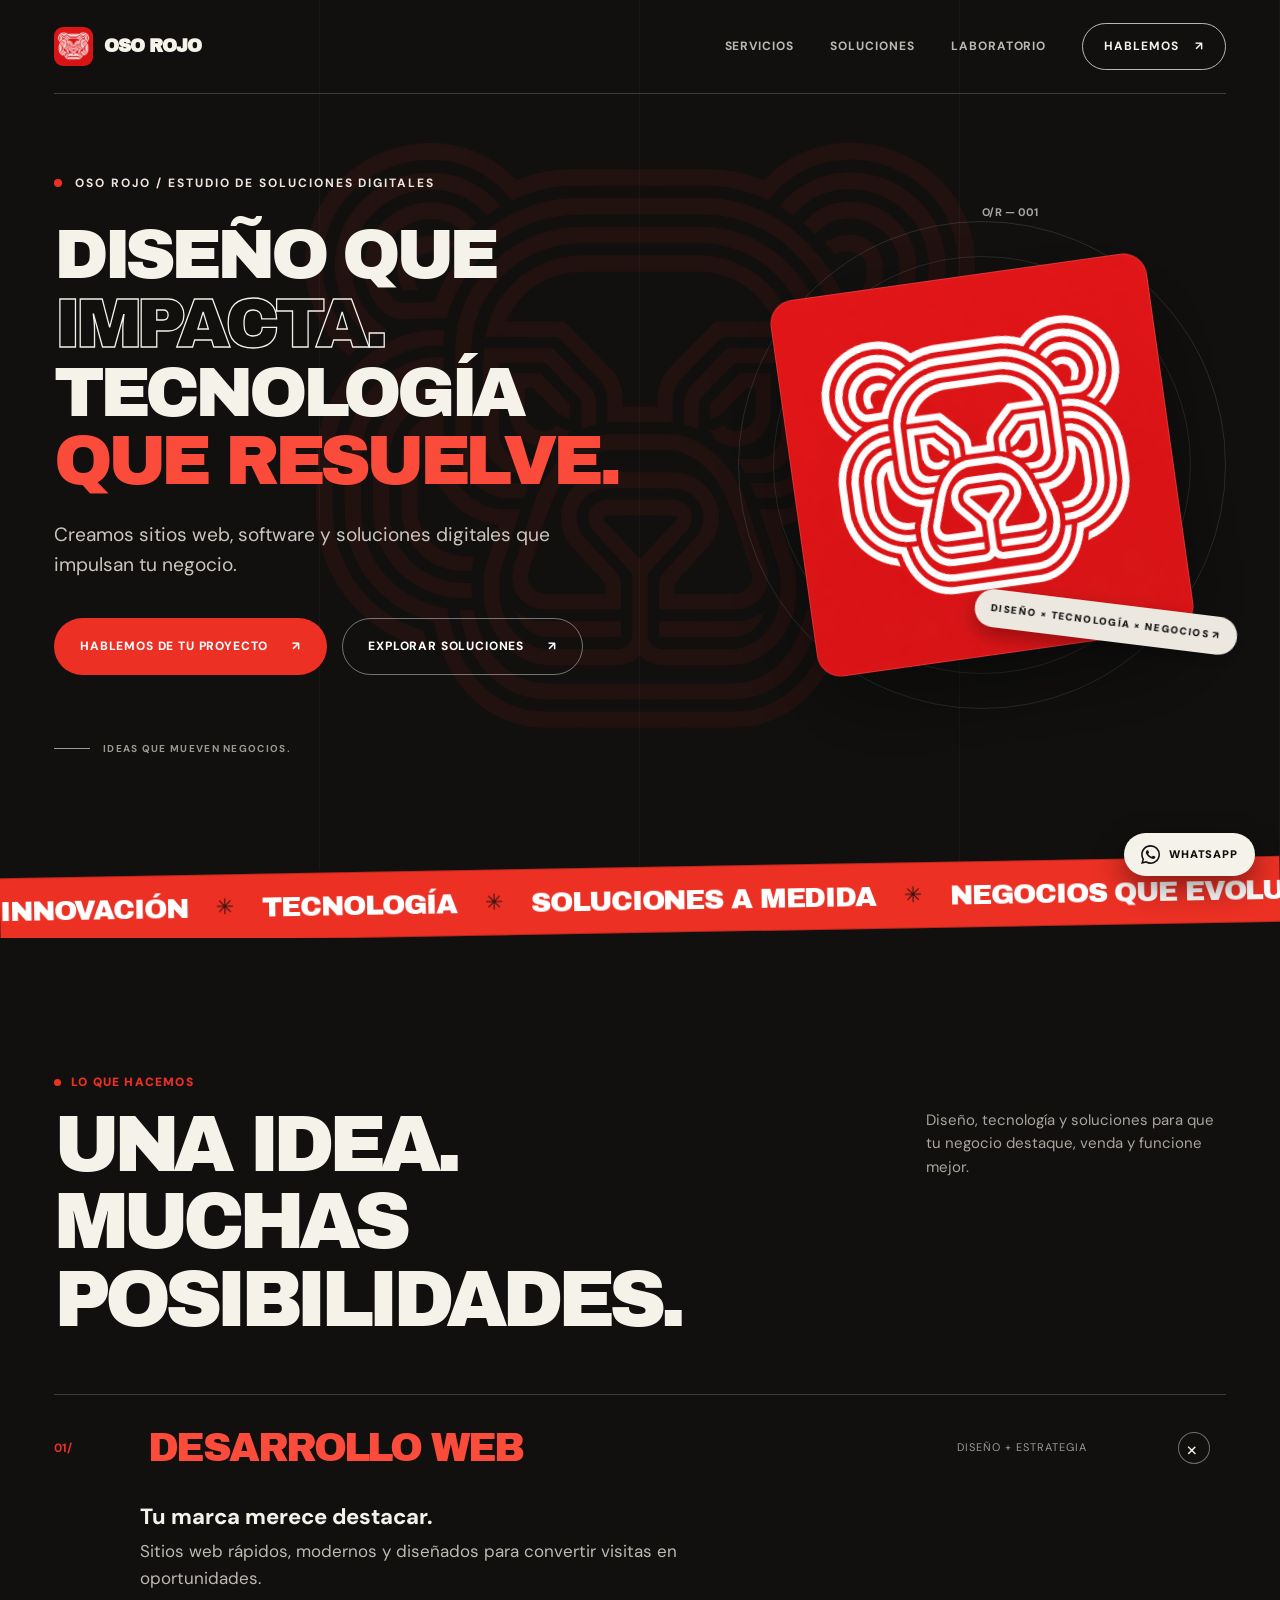
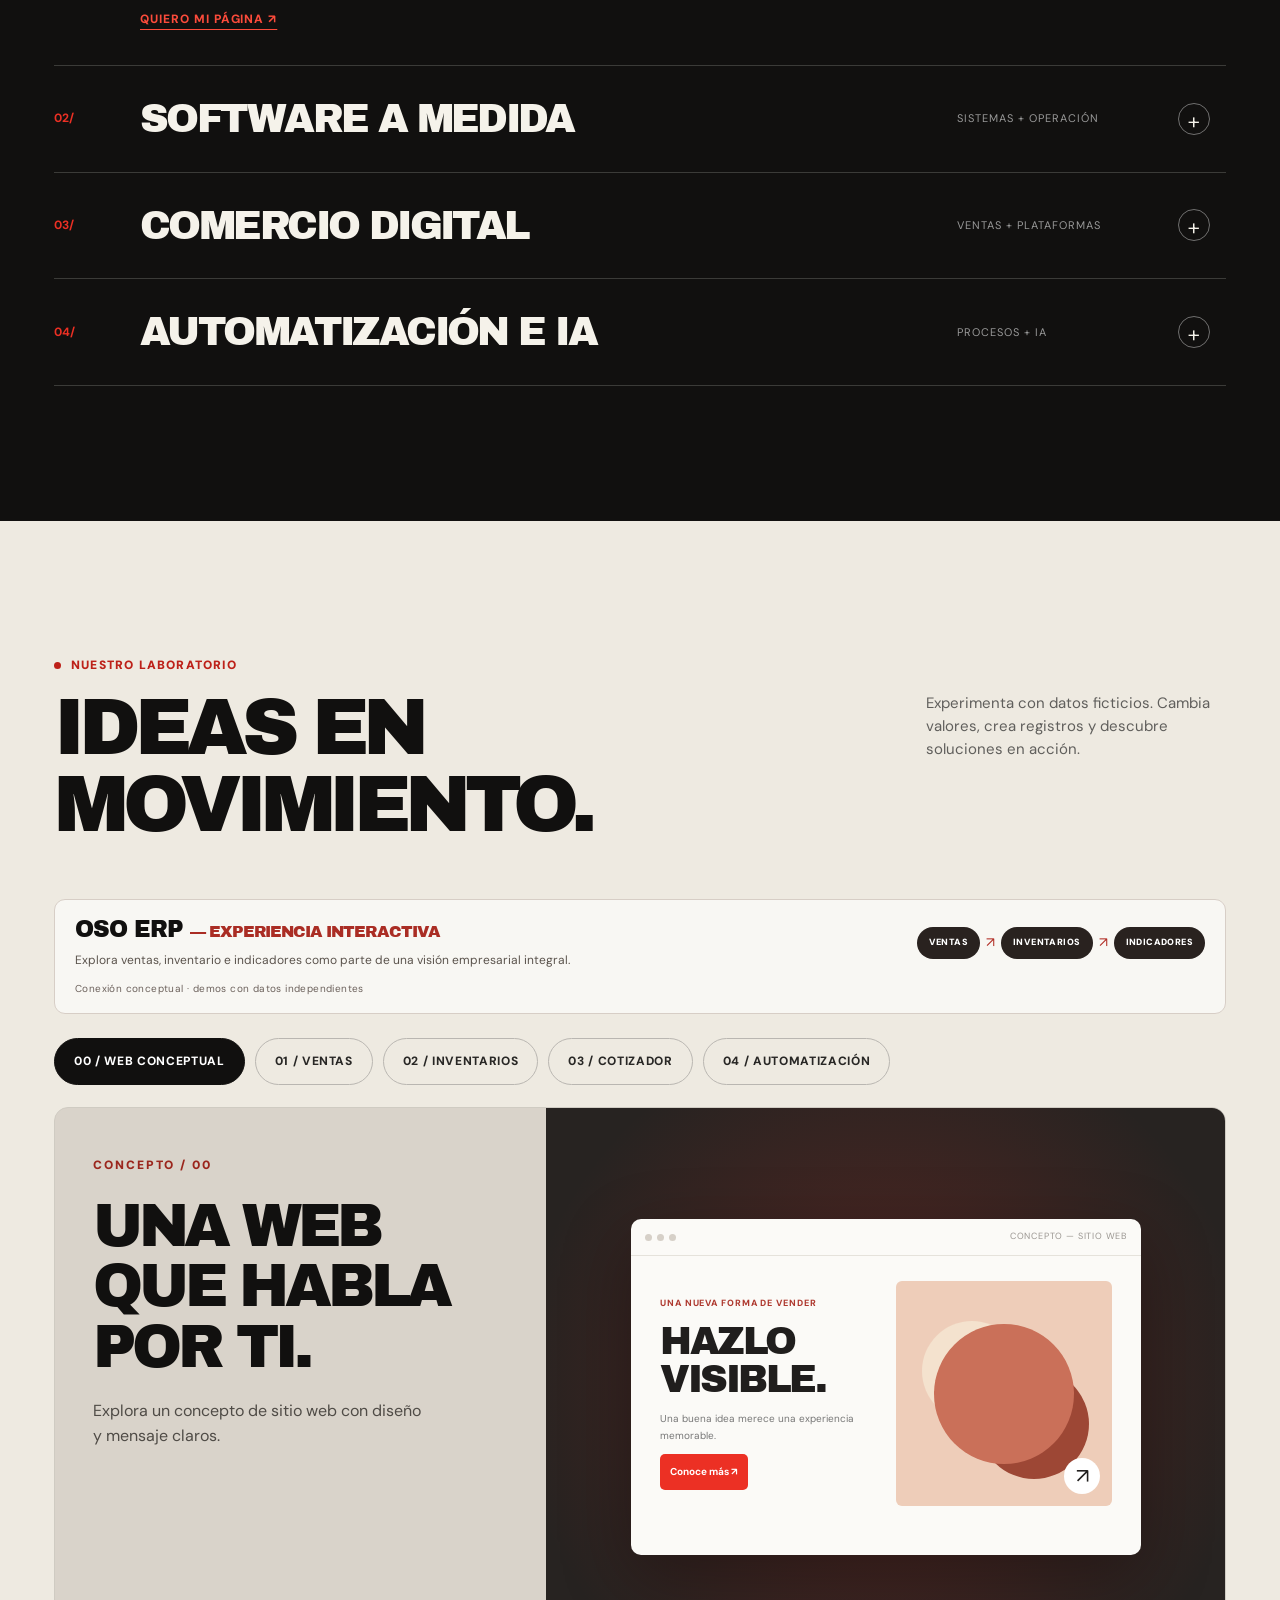
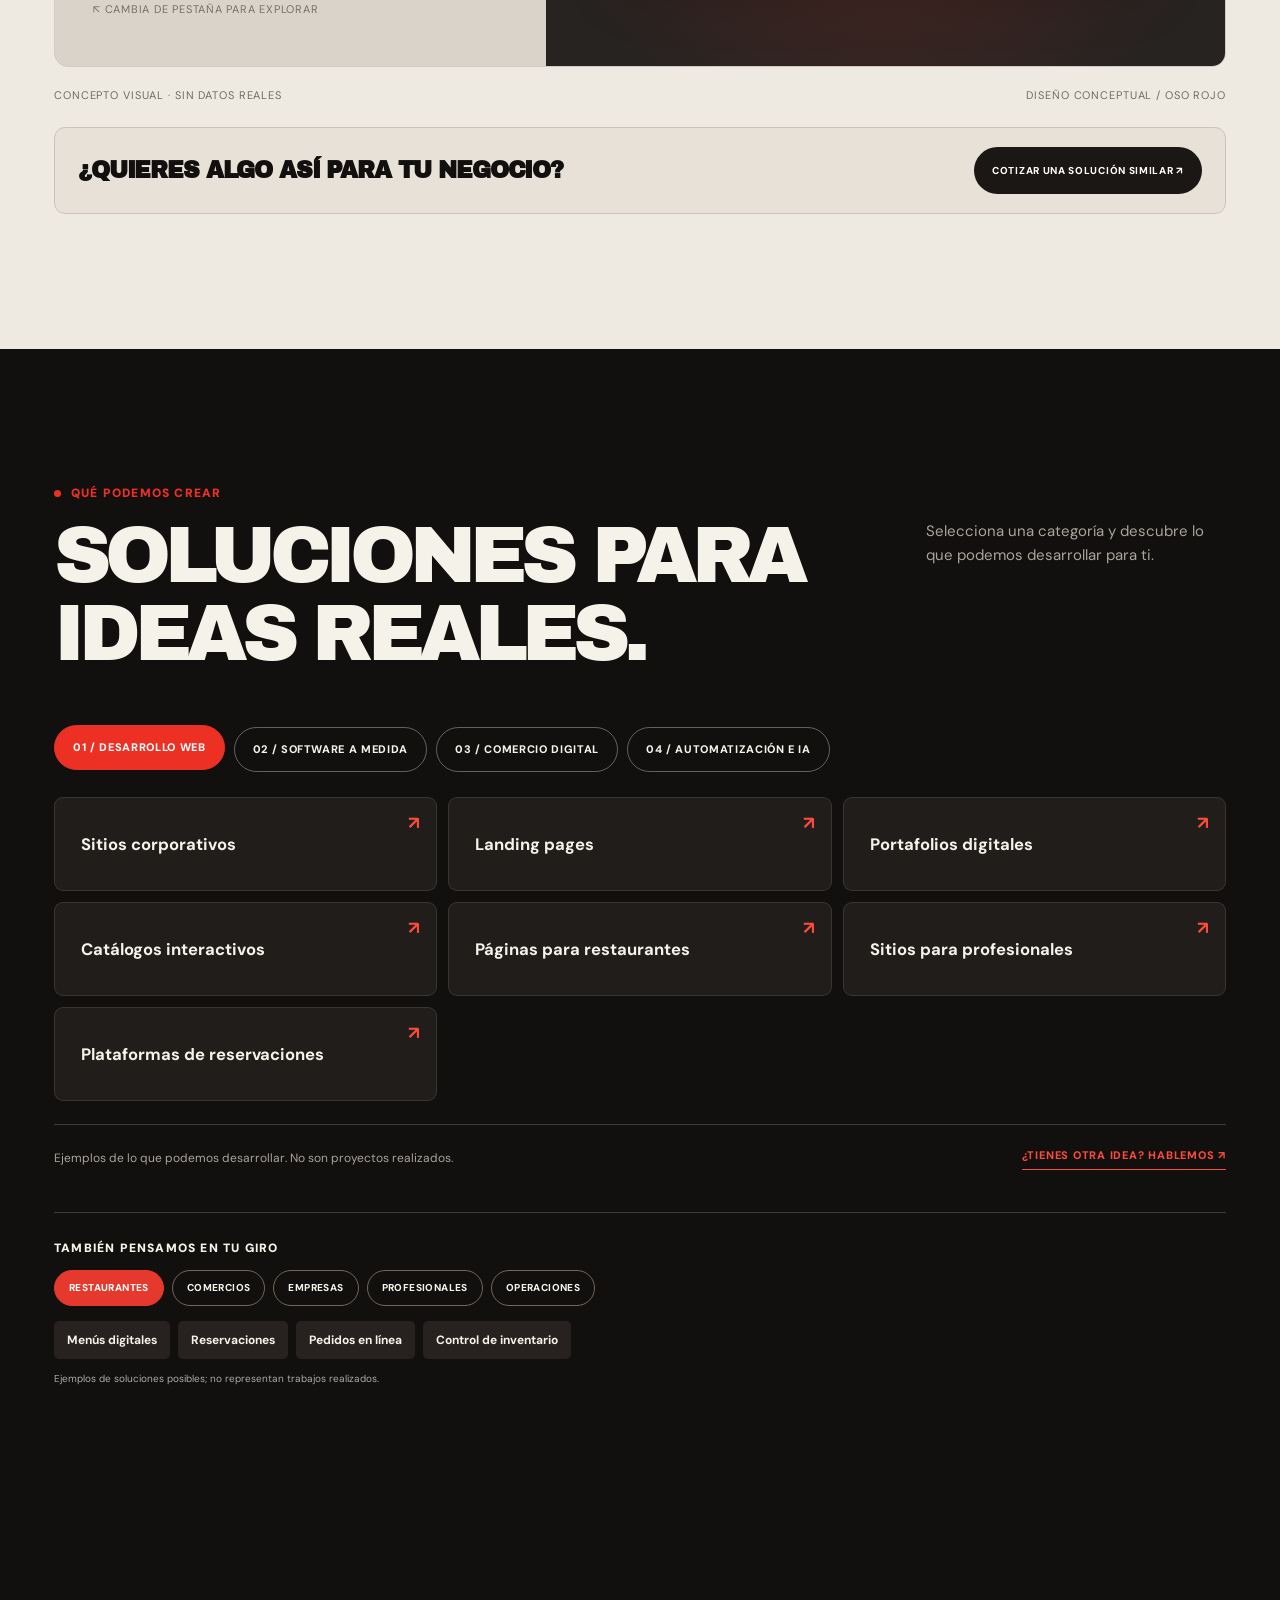
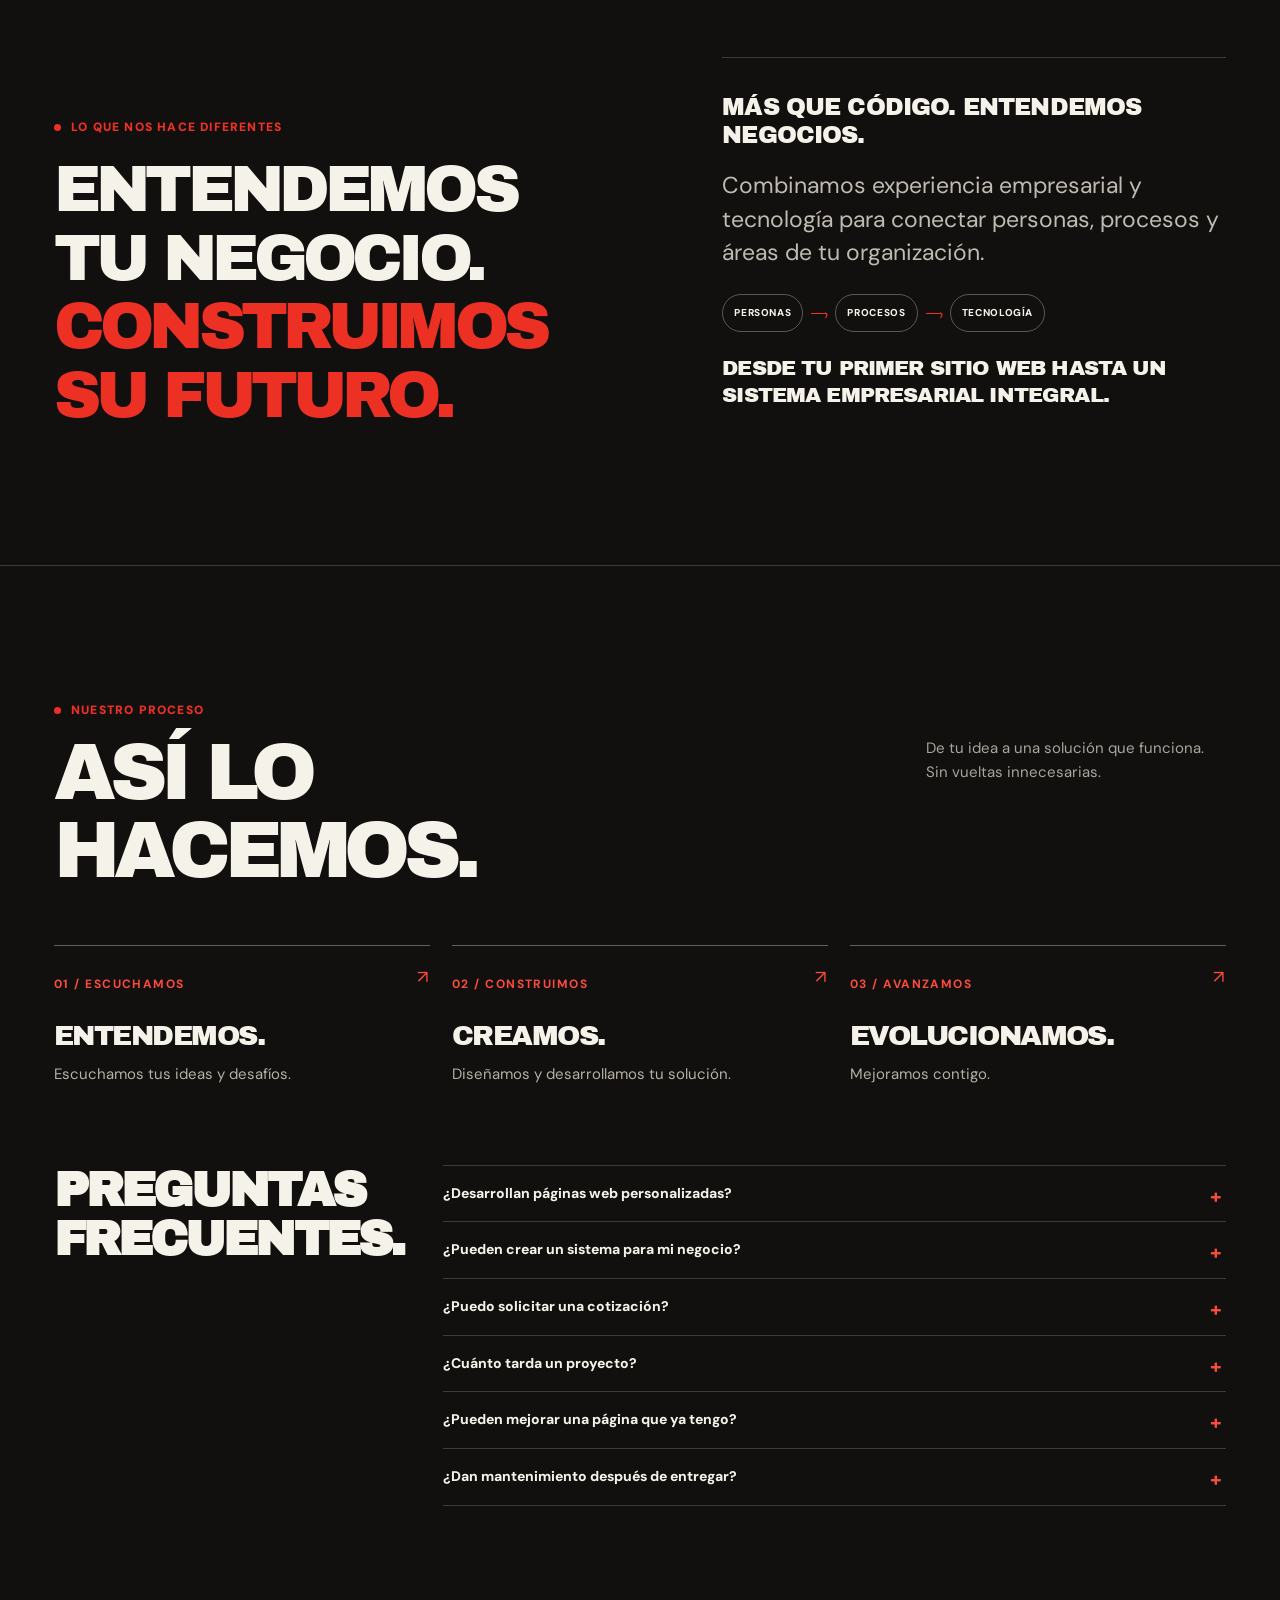
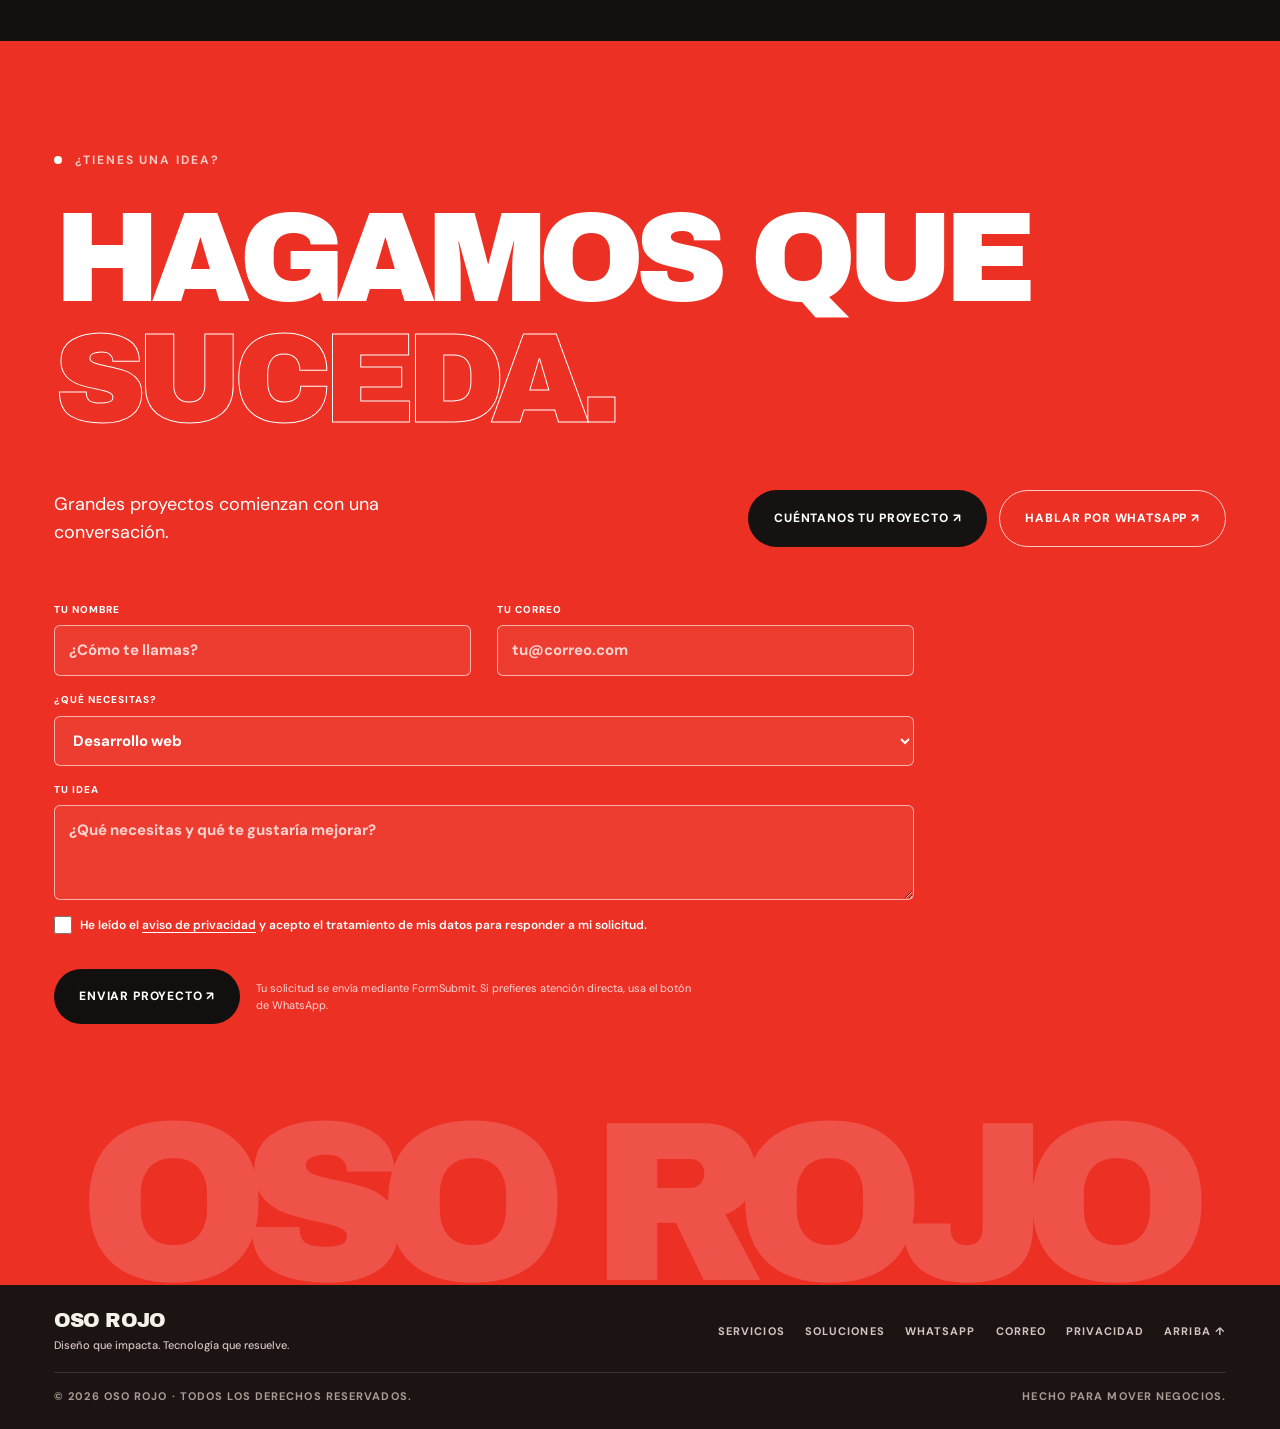
<file: index.html>
<!DOCTYPE html>

<html lang="es">
<head>
<meta charset="utf-8"/>
<meta content="width=device-width, initial-scale=1" name="viewport"/>
<meta content="#11100f" name="theme-color"/>
<meta content="Oso Rojo crea sitios web, software a medida, comercio digital y automatización. Explora demos interactivas y platícanos tu idea." name="description"/>
<title>Oso Rojo | Diseño web, software y soluciones digitales</title>
<link href="https://fonts.googleapis.com" rel="preconnect"/>
<link crossorigin="" href="https://fonts.gstatic.com" rel="preconnect"/>
<link href="https://fonts.googleapis.com/css2?family=Archivo+Black&amp;family=DM+Sans:wght@400;500;600;700&amp;display=swap" rel="stylesheet"/>
<style>
:root{--black:#11100f;--red:#ec3024;--orange:#fb4b3b;--cream:#f5f2ea;--line:rgba(245,242,234,.19);--sub:#bbb6ae;--radius:14px}
*{box-sizing:border-box}
html{scroll-behavior:smooth;scroll-padding-top:94px}
body{margin:0;background:var(--black);color:var(--cream);font:400 16px/1.55 "DM Sans",system-ui,sans-serif;overflow-x:hidden}
body.lock{overflow:hidden}
a{color:inherit;text-decoration:none}button,input,textarea,select{font:inherit}
button{cursor:pointer}
button:focus-visible,a:focus-visible,input:focus-visible,textarea:focus-visible,select:focus-visible{outline:3px solid #ffdb59;outline-offset:4px}
::selection{background:var(--red);color:white}
.container{width:min(1440px,calc(100% - 108px));margin-inline:auto}
#progress{position:fixed;z-index:1000;top:0;left:0;height:3px;background:var(--red);width:100%;transform:scaleX(0);transform-origin:left;pointer-events:none}
.nav{position:absolute;top:0;left:0;right:0;z-index:60}
.nav-inner{height:94px;display:flex;align-items:center;justify-content:space-between;border-bottom:1px solid rgba(255,255,255,.19)}
.brand{display:inline-flex;align-items:center;gap:11px;font-weight:900;font-family:"Archivo Black",system-ui,sans-serif;font-size:18px;letter-spacing:-1px}
.brand-mark{display:grid;place-items:center;width:39px;height:39px;border-radius:9px;background:var(--red);overflow:hidden}
.brand-mark img{width:100%;height:100%;object-fit:cover}
.brand sup{font:600 10px/1 "DM Sans",sans-serif;align-self:flex-start;margin:3px 0 0 -5px}
.nav-links{display:flex;align-items:center;gap:36px;font-size:12px;text-transform:uppercase;font-weight:700;letter-spacing:.08em}
.nav-links a:not(.nav-cta){opacity:.75;transition:opacity .2s}.nav-links a:hover{opacity:1}
.nav-cta{border:1px solid rgba(255,255,255,.7);border-radius:999px;padding:13px 21px;display:inline-flex;align-items:center;gap:16px;transition:background .25s,color .25s}
.nav-cta:hover{background:var(--cream);color:var(--black)}
.menu-button{display:none;align-items:center;gap:8px;background:none;color:var(--cream);border:0;font-size:12px;letter-spacing:.12em;text-transform:uppercase;font-weight:800}
.menu-button span{width:26px;display:grid;gap:5px}
.menu-button span i{height:2px;width:26px;display:block;background:currentColor}
.menu-drawer{position:fixed;z-index:58;inset:0;background:var(--red);padding:120px 8vw 50px;display:flex;flex-direction:column;gap:10px;transform:translateY(-105%);transition:transform .6s cubic-bezier(.76,0,.24,1)}
.menu-drawer.open{transform:translateY(0)}
.menu-drawer a{font:clamp(42px,9vw,85px)/1.1 "Archivo Black",sans-serif;letter-spacing:-.06em}
.menu-drawer small{margin-top:auto;text-transform:uppercase;letter-spacing:.15em}
.hero{position:relative;min-height:870px;display:flex;align-items:center;padding:150px 0 90px;overflow:hidden}
.hero:before{content:"";position:absolute;inset:0;opacity:.4;background-image:linear-gradient(to right,transparent calc(100% - 1px),rgba(255,255,255,.08) 0);background-size:25% 100%;pointer-events:none}
.hero-layout{display:grid;grid-template-columns:minmax(0,1.13fr) minmax(320px,.87fr);gap:4vw;align-items:center;position:relative;z-index:1}
.eyebrow{display:flex;align-items:center;gap:13px;color:var(--sub);font-weight:700;font-size:12px;letter-spacing:.16em;text-transform:uppercase}
.eyebrow:before{content:"";height:8px;width:8px;border-radius:50%;background:var(--red)}
h1,h2,h3,h4,p{margin-top:0}
h1,h2,.display{font-family:"Archivo Black",Impact,sans-serif;text-transform:uppercase;font-weight:400;letter-spacing:-.077em}
h1{font-size:clamp(57px,7vw,119px);line-height:.98;max-width:930px;margin:30px 0 35px}
h1 .red{color:var(--orange)}h1 .outline{color:transparent;-webkit-text-stroke:1.3px var(--cream)}
.hero-copy{font-size:clamp(16px,1.5vw,20px);max-width:515px;color:#cbc6bd}
.hero-actions{display:flex;gap:15px;flex-wrap:wrap;margin-top:38px}
.button{display:inline-flex;justify-content:center;align-items:center;gap:24px;padding:18px 25px;font-weight:800;text-transform:uppercase;letter-spacing:.07em;font-size:12px;border-radius:999px;transition:transform .25s,background .25s,color .25s;border:1px solid transparent}
.button:hover{transform:translateY(-3px)}
.button-red{background:var(--red);color:white}
.button-red:hover{background:#ff4a3d}
.button-ghost{border-color:rgba(255,255,255,.42);color:white;background:transparent}
.button-ghost:hover{background:white;color:var(--black)}
.hero-meta{margin-top:86px;display:flex;gap:13px;align-items:center;color:#9d9991;text-transform:uppercase;letter-spacing:.13em;font-size:10px;font-weight:700}
.hero-meta .line{height:1px;width:36px;background:#9d9991}
.logo-stage{height:min(38vw,555px);min-height:355px;position:relative;display:grid;place-items:center;transform-style:preserve-3d;perspective:1100px}
.stage-disk{width:min(100%,520px);aspect-ratio:1;position:absolute;border:1px solid rgba(255,255,255,.12);border-radius:50%;animation:turn 36s linear infinite}
.stage-disk:before,.stage-disk:after{content:"";position:absolute;border:1px solid rgba(255,255,255,.11);border-radius:50%;inset:7%;}.stage-disk:after{inset:14%}
.stage-disk .tick{position:absolute;left:50%;top:-17px;font:700 11px "DM Sans";color:#aaa}
.stage-image{position:relative;width:78%;max-width:430px;aspect-ratio:1;box-shadow:0 35px 100px rgba(0,0,0,.44);border-radius:24px;overflow:hidden;transform:rotate(-8deg);transition:transform .16s ease-out;will-change:transform}
.stage-image img{display:block;width:100%;height:100%;object-fit:cover}
.stage-image:after{content:"";position:absolute;inset:0;border:1px solid rgba(255,255,255,.12);border-radius:24px;pointer-events:none}
.stage-label{position:absolute;right:-12px;bottom:14%;border-radius:999px;background:#ece8e0;color:#111;padding:11px 16px;font-size:10px;font-weight:900;letter-spacing:.14em;text-transform:uppercase;transform:rotate(7deg);box-shadow:0 8px 20px rgba(0,0,0,.3)}
@keyframes turn{to{transform:rotate(360deg)}}
.marquee{background:var(--red);overflow:hidden;border-top:1px solid rgba(0,0,0,.2);border-bottom:1px solid rgba(0,0,0,.2);transform:rotate(-1deg);margin:-30px -10px 0;position:relative;z-index:3}
.marquee-track{display:flex;width:max-content;gap:35px;align-items:center;animation:marquee 27s linear infinite;padding:15px 0}
.marquee-track span{font:clamp(17px,2.2vw,31px) "Archivo Black",sans-serif;letter-spacing:-.04em;text-transform:uppercase;white-space:nowrap}
.marquee-track b{font-size:22px;font-weight:400;color:#1a0906}
@keyframes marquee{to{transform:translateX(-50%)}}
.section{padding:135px 0}
.section-top{display:flex;align-items:flex-start;justify-content:space-between;gap:40px;margin-bottom:55px}
.section-num{color:var(--red);font-size:12px;font-weight:900;letter-spacing:.1em}
.section-title{font-size:clamp(47px,6.2vw,100px);line-height:.98;max-width:840px;margin:14px 0 0}
.section-desc{color:#aaa49c;max-width:300px;margin:36px 0 0;font-size:15px}
.services{border-top:1px solid var(--line)}
.service{border-bottom:1px solid var(--line);transition:background .3s}
.service-btn{width:100%;display:grid;grid-template-columns:70px 1fr 205px 36px;align-items:center;gap:16px;padding:31px 12px 31px 0;background:none;color:inherit;border:0;text-align:left}
.service-n{font-size:12px;font-weight:700;color:var(--red)}
.service-name{font:clamp(26px,3.1vw,46px)/1.1 "Archivo Black",sans-serif;text-transform:uppercase;letter-spacing:-.065em;transition:transform .25s,color .25s}
.service-btn:hover .service-name,.service-btn[aria-expanded=true] .service-name{color:var(--orange);transform:translateX(8px)}
.service-type{font-size:11px;text-transform:uppercase;color:#999;letter-spacing:.09em}
.service-plus{width:32px;height:32px;border:1px solid rgba(255,255,255,.4);border-radius:50%;display:grid;place-items:center;font-size:23px;font-weight:300;transition:transform .3s}
.service-btn[aria-expanded=true] .service-plus{transform:rotate(45deg)}
.service-body{padding:0 5% 35px 86px;max-width:750px;color:#bfb9b1;font-size:17px}
.service-body[hidden]{display:none}
.service-body a{display:inline-block;margin-top:15px;font-size:12px;font-weight:800;letter-spacing:.08em;text-transform:uppercase;color:var(--orange);text-decoration:underline;text-underline-offset:6px}
.lab{background:#eeeae1;color:var(--black)}
.lab .section-num{color:#bd2119}
.lab .section-desc{color:#605f5c}
.lab-tabs{display:flex;flex-wrap:wrap;gap:10px;margin-bottom:22px}
.tab{border:1px solid #b9b6b1;border-radius:99px;color:#282725;background:transparent;padding:13px 19px;font-size:12px;font-weight:800;letter-spacing:.055em;text-transform:uppercase;transition:background .25s,color .25s}
.tab[aria-selected=true],.tab:hover{background:var(--black);color:white;border-color:var(--black)}
.lab-viewport{display:grid;grid-template-columns:.84fr 1.16fr;min-height:500px;background:#d9d3ca;border:1px solid #cfcbc2;border-radius:14px;overflow:hidden}
.lab-info{padding:58px 52px;display:flex;flex-direction:column;justify-content:space-between}
.lab-info .small{color:#9b261d;font-weight:900;font-size:12px;letter-spacing:.16em;text-transform:uppercase}
.lab-info h3{font:clamp(40px,4.7vw,68px)/1 "Archivo Black",sans-serif;text-transform:uppercase;letter-spacing:-.07em;margin:22px 0}
.lab-info p{font-size:16px;max-width:340px;color:#4f4b46}
.lab-info .note{font-size:11px;color:#776f66;text-transform:uppercase;letter-spacing:.07em}
.lab-art{display:grid;place-items:center;padding:34px;background:#272321;min-width:0;position:relative;overflow:hidden}
.lab-art:before{content:"";position:absolute;inset:-20%;background:radial-gradient(circle,rgba(236,48,36,.25),transparent 60%);pointer-events:none}
.mock{position:relative;width:min(100%,510px);min-height:336px;background:#fbfaf7;color:#201e1d;border-radius:10px;box-shadow:0 22px 70px #0005;overflow:hidden;animation:mockIn .45s ease both}
@keyframes mockIn{from{opacity:0;transform:translateY(15px) scale(.98)}to{opacity:1;transform:none}}
.mock-top{height:37px;border-bottom:1px solid #e5e2db;display:flex;align-items:center;gap:5px;padding:0 14px}
.mock-top i{height:7px;width:7px;background:#d6d0c8;border-radius:50%}.mock-top span{margin-left:auto;color:#9a9691;font-size:9px;letter-spacing:.09em}
.webmock{padding:25px 29px;display:grid;grid-template-columns:1fr 1fr;gap:20px;align-items:center}
.webmock .mini-label{font-size:9px;color:#ae392f;letter-spacing:.1em;font-weight:800}
.webmock h4{font:clamp(24px,3vw,44px)/.98 "Archivo Black",sans-serif;letter-spacing:-.065em;text-transform:uppercase;margin:12px 0}
.webmock p{font-size:10px;line-height:1.7;color:#777}
.webmock button{margin-top:13px;background:#ef392d;color:white;border:0;border-radius:4px;font-size:9px;padding:10px 13px;font-weight:800}
.webmock .product{height:225px;background:#eecdb9;border-radius:6px;position:relative;overflow:hidden;display:grid;place-items:center}
.product .circle{width:140px;aspect-ratio:1;border-radius:50%;background:#ca7059;box-shadow:30px 30px 0 -15px #9d4735,-32px -23px 0 -20px #f4e2ce}
.product .corner{position:absolute;bottom:12px;right:12px;border-radius:50%;width:36px;height:36px;background:white;display:grid;place-items:center;font-size:21px}
.sysmock{padding:16px;display:grid;grid-template-columns:100px 1fr;gap:17px;background:#f6f5f1}
.sidebar{background:#1e1e20;color:white;border-radius:6px;padding:15px 10px;font-size:9px}
.sidebar strong{display:block;margin-bottom:20px;font-size:13px}
.sidebar div{opacity:.6;margin:13px 0}.sidebar div.active{color:#ff746b;opacity:1}
.dashboard>small{font-weight:800;color:#666;font-size:10px}
.dash-stats{display:grid;grid-template-columns:repeat(3,1fr);gap:7px;margin:14px 0}
.stat{background:#fff;padding:12px 9px;border:1px solid #ece9e5;border-radius:5px;font-size:8px;color:#888}
.stat b{display:block;font-size:18px;color:#1d1d1d}
.bars{height:131px;background:white;border:1px solid #ece9e5;padding:18px;display:flex;align-items:flex-end;justify-content:space-around;gap:10px}
.bars i{display:block;width:13%;background:var(--red);border-radius:3px 3px 0 0}
.autmock{background:#ede9e2;padding:30px 23px;display:grid;align-content:center;gap:12px}
.flowbox{background:white;box-shadow:0 2px 8px #0001;border:1px solid #ded9d1;border-radius:9px;padding:16px;display:flex;align-items:center;gap:11px;font-weight:700;font-size:12px}
.flowbox .flowicon{width:32px;height:32px;border-radius:9px;background:#ffe1de;color:#c92c24;display:grid;place-items:center;font-size:18px}
.flow-arrow{text-align:center;color:var(--red);font-size:18px;line-height:.8}
.lab-legend{margin-top:20px;display:flex;justify-content:space-between;gap:18px;color:#6e6b67;font-size:11px;text-transform:uppercase;letter-spacing:.08em}
.about{position:relative;overflow:hidden}
.about-grid{display:grid;grid-template-columns:1.05fr .95fr;gap:10vw;align-items:end}
.about h2{font-size:clamp(52px,6.3vw,104px);line-height:1.03;margin:20px 0 0}
.about h2 em{color:var(--red);font-style:normal}
.about-text{border-top:1px solid var(--line);padding-top:35px}
.about-text p{color:#c0bbb2;font-size:clamp(18px,1.8vw,23px);line-height:1.45}
.about-chips{display:flex;gap:10px;flex-wrap:wrap;margin-top:30px}
.about-chips span{border:1px solid rgba(255,255,255,.3);padding:11px 15px;border-radius:50px;font-size:10px;font-weight:800;letter-spacing:.07em;text-transform:uppercase}
.cta{background:var(--red);color:#fff;padding:110px 0 0}
.cta .eyebrow{color:#ffcac5}.cta .eyebrow:before{background:white}
.cta h2{font-size:clamp(65px,10vw,165px);max-width:1100px;line-height:.94;margin:30px 0}
.cta h2 .outline{-webkit-text-stroke:1px white;color:transparent}
.cta-row{display:flex;align-items:center;justify-content:space-between;gap:25px;margin-bottom:55px}
.cta-row p{max-width:475px;font-size:18px}
.cta .button{background:#161212;color:white}
.contact-form{margin-top:55px;display:grid;grid-template-columns:repeat(2,1fr);gap:16px 26px;max-width:860px}
.contact-form label{font-size:10px;letter-spacing:.1em;font-weight:800;text-transform:uppercase;display:flex;flex-direction:column;gap:8px}
.contact-form input,.contact-form select,.contact-form textarea{width:100%;border:1px solid rgba(255,255,255,.6);border-radius:6px;background:#ffffff10;color:white;padding:13px 14px;font-size:15px;outline-color:white}
.contact-form input::placeholder,.contact-form textarea::placeholder{color:#ffd2ce}
.contact-form select option{color:#111}
.contact-form .wide{grid-column:1/-1}
.contact-form textarea{min-height:95px;resize:vertical}
.contact-actions{display:flex;align-items:center;gap:16px;flex-wrap:wrap;margin-top:19px}
.contact-actions .button{border:0}
.contact-actions .c-hint{font-size:11px;opacity:.8;max-width:370px}
.result{display:none;margin-top:18px;max-width:860px;background:#230c0bbf;padding:20px;border-radius:9px}
.result.show{display:block}
.result p{font-size:14px;margin:0 0 9px}.result textarea{width:100%;height:140px;border:1px solid #fff6;border-radius:5px;padding:12px;color:#201715;background:#fff;resize:vertical}
.result button{margin-top:11px;background:white;border:0;border-radius:5px;font-weight:800;padding:10px 17px}
.bottom-giant{font:clamp(70px,17.8vw,290px)/.75 "Archivo Black",sans-serif;white-space:nowrap;letter-spacing:-.12em;margin:95px 0 -5px;transform:translateX(-.035em);text-align:center;opacity:.17;user-select:none}
.footer{background:#1b1413;color:#d3c4c0;padding:24px 0}
.footer-row{display:flex;justify-content:space-between;gap:20px;align-items:center;font-size:11px;text-transform:uppercase;letter-spacing:.1em;font-weight:700}
.footer a:hover{text-decoration:underline}
.reveal{opacity:0;transform:translateY(35px);transition:opacity .8s cubic-bezier(.2,.7,.2,1),transform .8s cubic-bezier(.2,.7,.2,1)}
.reveal.is-visible{opacity:1;transform:translateY(0)}
@media (max-width:1050px){
.container{width:min(100% - 56px,1440px)}
.nav-links{gap:22px}
.hero{min-height:720px}
.hero-layout{grid-template-columns:1.15fr .85fr;gap:10px}
h1{font-size:clamp(54px,7.3vw,84px)}
.logo-stage{min-height:315px}
.section{padding:110px 0}
.service-btn{grid-template-columns:50px 1fr 145px 36px}
}
@media (max-width:760px){
.container{width:calc(100% - 38px)}
.nav-inner{height:74px}.nav-links{display:none}.menu-button{display:flex}.nav{z-index:61}
.hero{padding:132px 0 98px;min-height:unset}
.hero-layout{grid-template-columns:1fr}
h1{font-size:clamp(55px,11vw,82px);margin:25px 0 22px}
.hero-copy{font-size:16px}
.hero-meta{margin-top:45px}
.logo-stage{height:390px;min-height:300px;margin-top:15px}
.stage-image{max-width:320px;width:66%}.stage-disk{max-width:400px;width:90%}
.stage-label{right:0;bottom:8%}
.marquee{margin-top:-30px}
.section{padding:85px 0}.section-top{display:block;margin-bottom:35px}
.section-title{font-size:clamp(45px,10vw,73px)}
.section-desc{max-width:440px;margin:20px 0 0}
.service-btn{grid-template-columns:35px 1fr 30px;gap:12px;padding:25px 0}
.service-type{display:none}.service-name{font-size:clamp(25px,6vw,42px)}
.service-body{padding:0 10px 26px 47px;font-size:15px}
.lab-viewport{grid-template-columns:1fr;min-height:0}
.lab-info{padding:35px;gap:30px}
.lab-info h3{font-size:50px}
.lab-art{min-height:360px;padding:30px}
.about-grid{grid-template-columns:1fr;gap:35px}
.cta{padding-top:80px}.cta h2{font-size:clamp(59px,12vw,98px)}
.cta-row{display:block}.cta-row .button{margin-top:10px}
.contact-form{grid-template-columns:1fr}
.contact-form .wide{grid-column:auto}
.bottom-giant{margin-top:70px}
}
@media (max-width:390px){h1{font-size:51px}.logo-stage{height:320px}.stage-image{width:75%}.hero-actions .button{width:100%}.webmock{padding:14px;gap:7px}.webmock h4{font-size:24px}.webmock .product{height:175px}.sysmock{grid-template-columns:79px 1fr;gap:9px}.sidebar{padding:10px 5px}.lab-art{padding:14px}}
@media (prefers-reduced-motion:reduce){html{scroll-behavior:auto}*,*:before,*:after{animation:none!important;transition:none!important}.reveal{opacity:1;transform:none}.stage-image{transform:none!important}}

/* V4 — ajustes sobre la identidad y las interacciones originales */
html{scroll-padding-top:105px}
.watermark{position:fixed;z-index:4;left:50%;top:50%;width:min(74vw,850px);aspect-ratio:1;transform:translate(-50%,-50%);background:var(--red);opacity:.075;pointer-events:none;user-select:none;will-change:opacity;transition:background-color .4s ease,opacity .4s ease;-webkit-mask:url("assets/oso-rojo-marca-agua-roja.png") center/contain no-repeat;mask:url("assets/oso-rojo-marca-agua-roja.png") center/contain no-repeat}
.watermark.on-light{background:#bf231c;opacity:.085}
.watermark.on-red{background:#8f1b17;opacity:.13}
.hero-layout,.section>.container,.cta>.container,.footer>.container{position:relative;z-index:5}
.hero-layout{isolation:isolate}
/* Follow original oversized editorial hero without clipping headline in its grid column. */
.hero h1{font-size:clamp(42px,5.5vw,92px);line-height:.98;letter-spacing:-.075em;max-width:unset;margin:27px 0 25px;overflow-wrap:normal}
.hero h1 .headline-line{display:block;white-space:nowrap}
.hero .eyebrow{color:#f1e4dc}
.hero-copy{max-width:550px}
.hero-meta{margin-top:66px}
.section-title{overflow-wrap:normal}
.service-body strong{display:block;color:var(--cream);font-size:clamp(17px,2vw,22px);margin:2px 0 7px;font-weight:800;line-height:1.3}
.service-body p{margin:0;color:#beb9b1;line-height:1.6}
.service-body a{margin-top:17px}
.service-name{overflow-wrap:anywhere}
.solutions-section{position:relative}
.solutions-tabs{display:flex;flex-wrap:wrap;gap:9px;margin-bottom:25px}
.solution-tab{border:1px solid rgba(255,255,255,.34);background:transparent;color:var(--cream);padding:13px 18px;border-radius:999px;font-size:11px;letter-spacing:.06em;text-transform:uppercase;font-weight:800;transition:background .25s,color .25s,border-color .25s,transform .25s}
.solution-tab[aria-selected="true"],.solution-tab:hover{background:var(--red);border-color:var(--red);color:white;transform:translateY(-2px)}
.solutions-panel{min-height:290px}
.solutions-group[hidden]{display:none}
.solutions-grid{margin:0;padding:0;list-style:none;display:grid;grid-template-columns:repeat(3,minmax(0,1fr));gap:11px}
.solution-card{position:relative;min-height:94px;padding:23px 26px;background:#211d1b;border:1px solid rgba(255,255,255,.105);border-radius:9px;display:flex;align-items:center;font-size:clamp(14px,1.3vw,18px);font-weight:700;line-height:1.35;overflow:hidden;transition:transform .28s,background .28s,border-color .28s}
.solution-card:after{content:'↗';position:absolute;top:13px;right:16px;color:var(--orange);font-size:18px;transition:transform .25s}
.solution-card:hover{transform:translateY(-5px);background:#2a201e;border-color:rgba(236,48,36,.75)}
.solution-card:hover:after{transform:translate(2px,-2px)}
.solutions-bottom{display:flex;justify-content:space-between;gap:20px;align-items:center;border-top:1px solid var(--line);margin-top:23px;padding-top:22px}
.solutions-bottom span{color:#a9a39b;font-size:12px}
.solutions-bottom a{color:var(--orange);font-weight:800;font-size:11px;letter-spacing:.07em;text-transform:uppercase;border-bottom:1px solid var(--orange);padding-bottom:4px}
.about-text .about-kicker{font-weight:800;color:var(--cream);font-size:clamp(18px,2vw,24px);margin-top:18px}
.process{border-top:1px solid var(--line)}
.process-grid{display:grid;grid-template-columns:repeat(3,minmax(0,1fr));gap:22px;margin-top:25px}
.process-step{position:relative;border-top:1px solid rgba(245,242,234,.35);padding:25px 3px 12px 0;min-height:160px;transition:border-color .3s}
.process-step:hover{border-color:var(--red)}
.process-step .process-number{font:700 12px "DM Sans",sans-serif;color:var(--orange);letter-spacing:.12em}
.process-step h3{font:clamp(20px,2.2vw,32px)/1.2 "Archivo Black",sans-serif;text-transform:uppercase;letter-spacing:-.055em;margin:24px 0 10px}
.process-step p{color:#b5afa6;font-size:15px;margin:0;line-height:1.5}
.process-step:after{content:'↗';position:absolute;right:2px;top:18px;color:var(--orange);font-size:18px;transition:transform .25s}
.process-step:hover:after{transform:translate(3px,-3px)}
.cta-buttons{display:flex;flex-wrap:wrap;gap:12px;margin:20px 0 0}
.cta-buttons .button{border:1px solid transparent}
.cta-buttons .button-secondary{background:transparent;border-color:rgba(255,255,255,.75);color:white}
.cta-buttons .button-secondary:hover{background:#fff;color:#11100f}
.cta-row{align-items:flex-end}
.cta-row p{margin:0;font-size:18px;max-width:390px}
.contact-form{margin-top:28px}
.contact-form .c-hint{max-width:450px}
.contact-form .button{background:var(--black)}
.honeypot{position:absolute!important;left:-9999px!important;width:1px!important;height:1px!important;overflow:hidden!important}
.contact-shortcuts{display:flex;gap:20px;align-items:center;flex-wrap:wrap;margin:26px 0 0;font-weight:700;font-size:13px}
.contact-shortcuts a{text-decoration:underline;text-underline-offset:5px}
.footer{position:relative}
.footer-row{display:grid;grid-template-columns:1fr auto;align-items:center;gap:18px 30px}
.footer-identity strong{display:block;color:var(--cream);font:20px "Archivo Black",sans-serif;letter-spacing:-.045em}
.footer-identity small{display:block;font-size:11px;font-weight:500;letter-spacing:0;text-transform:none;margin-top:6px}
.footer-links{display:flex;flex-wrap:wrap;align-items:center;justify-content:flex-end;gap:20px}
.footer-meta{grid-column:1/-1;display:flex;justify-content:space-between;gap:10px;border-top:1px solid #ffffff21;padding-top:15px;color:#a89a94}
.floating-wa{position:fixed;z-index:55;right:25px;bottom:24px;display:flex;align-items:center;gap:9px;padding:12px 17px;border-radius:999px;background:var(--cream);color:var(--black);font-size:11px;font-weight:900;letter-spacing:.08em;text-transform:uppercase;box-shadow:0 10px 30px #0007;transition:transform .25s,background .25s,color .25s}
.floating-wa:hover{background:var(--red);color:#fff;transform:translateY(-3px)}
.floating-wa svg{width:19px;height:19px;fill:currentColor}
@media(max-width:1150px){.hero h1{font-size:clamp(38px,5.4vw,74px)}}
@media(max-width:760px){
 .watermark{width:min(94vw,590px);opacity:.05}
 .hero h1{font-size:clamp(37px,9.4vw,71px);line-height:1.01}
 .hero-meta{margin-top:43px}
 .solutions-grid{grid-template-columns:repeat(2,minmax(0,1fr));gap:9px}
 .solution-card{padding:26px 17px 17px;min-height:110px}
 .solutions-bottom{align-items:flex-start;flex-direction:column}
 .process-grid{grid-template-columns:1fr;gap:8px}
 .process-step{min-height:110px;padding-bottom:22px}
 .process-step h3{margin:13px 0 8px}
 .footer-row{grid-template-columns:1fr}
 .footer-links{justify-content:flex-start}
 .footer-meta{grid-column:1}
 .floating-wa{right:14px;bottom:calc(14px + env(safe-area-inset-bottom));width:49px;height:49px;padding:0;justify-content:center}
 .floating-wa span{display:none}
 .cta-buttons{align-items:stretch}
 .cta-buttons .button{max-width:100%}
}
@media(max-width:390px){
 .hero h1{font-size:clamp(33px,9vw,45px)}
 .solution-card{font-size:13px;padding:24px 13px 14px}
 .solution-tab{padding:10px 12px;font-size:10px}
 .cta-buttons .button{font-size:10px;padding:15px 16px}
 .footer-links{gap:11px 15px}
}
@media(prefers-reduced-motion:reduce){.watermark{transition:none}}


/* OSO ROJO V6 — ajustes evolutivos, sin reestructurar la V5 */
.section-num{display:flex;align-items:center;gap:10px}
.section-bullet{width:7px;height:7px;border-radius:50%;background:currentColor;display:inline-block;flex:none}
.marquee-track{gap:0;animation:marquee 38s linear infinite;will-change:transform}
.marquee-set{display:flex;align-items:center;gap:28px;padding-right:28px;flex:none}
.marquee-track span{color:white;white-space:nowrap;flex:none}
.marquee-track b{flex:none;color:#361411;font-size:clamp(14px,2.1vw,22px)}
@media(max-width:760px){.marquee-track{animation-duration:31s}.marquee-set{gap:19px;padding-right:19px}.marquee-track span{font-size:clamp(16px,4.2vw,21px)}}
@media(prefers-reduced-motion:reduce){.marquee-track{animation:none;transform:none;will-change:auto}}
.erp-service-chips{display:flex;gap:7px;flex-wrap:wrap;margin-top:20px}
.erp-service-chips span{display:inline-flex;font-size:10px;font-weight:800;letter-spacing:.04em;text-transform:uppercase;border:1px solid rgba(255,255,255,.25);border-radius:50px;padding:8px 11px;color:#ebe3da}
.service-body .service-scope{display:block;margin-top:14px;font-size:11px;color:#aaa49c}
.erp-panel-heading{display:flex;justify-content:space-between;align-items:flex-start;gap:20px;margin:0 0 18px}
.erp-panel-heading strong{font:clamp(19px,2.7vw,31px)/1.1 "Archivo Black",sans-serif;letter-spacing:-.045em}
.erp-panel-heading p{color:#b6b0a9;font-size:13px;margin:9px 0 0}
.erp-panel-heading>span{font-weight:900;color:var(--orange);font-size:10px;letter-spacing:.09em;text-align:right;flex:none}
.erp-solutions-grid{grid-template-columns:repeat(4,minmax(0,1fr));gap:9px}
.erp-solutions-grid .solution-card{min-height:78px;padding:18px 24px 16px 16px;font-size:13px}
.erp-solutions-grid .solution-card:after{font-size:13px;right:9px;top:9px}
.erp-disclaimer{color:#a8a09a;font-size:11px;margin:16px 0 0}
.about-grid{grid-template-columns:1.08fr .92fr;gap:6vw}
.about h2{font-size:clamp(40px,5.1vw,81px);line-height:1.05;letter-spacing:-.074em}
.about-text .about-claim{font:clamp(17px,1.9vw,24px)/1.18 "Archivo Black",sans-serif;letter-spacing:-.035em;color:var(--cream);margin:0 0 20px}
.about-text .about-kicker{font:clamp(16px,1.65vw,21px)/1.3 "Archivo Black",sans-serif;letter-spacing:-.04em;color:var(--cream);margin-top:23px}
.enterprise-link{display:flex;align-items:center;gap:8px;flex-wrap:wrap;margin:25px 0 0}
.enterprise-link span{font-size:10px;letter-spacing:.065em;font-weight:800;color:var(--cream);padding:10px 11px;border:1px solid rgba(255,255,255,.3);border-radius:30px}
.enterprise-link i{width:16px;height:1px;background:var(--red);position:relative}
.enterprise-link i:after{content:'›';position:absolute;right:-1px;top:-10px;color:var(--red);font-style:normal;font-size:16px}
.erp-lab-strip{display:flex;gap:12px 20px;align-items:center;flex-wrap:wrap;background:#fff9;border:1px solid #d7cec6;border-radius:11px;padding:17px 20px;margin:0 0 24px}
.erp-lab-strip>div:first-child{flex:1 1 270px}
.erp-lab-strip strong{font:clamp(17px,2vw,23px) "Archivo Black",sans-serif;letter-spacing:-.045em}
.erp-lab-strip strong span{color:#aa2d24;font-size:.7em}
.erp-lab-strip p{margin:7px 0 0;font-size:12px;color:#5a534c;line-height:1.4}
.erp-lab-flow{display:flex;align-items:center;gap:6px;flex-wrap:wrap}
.erp-lab-flow span{font-size:9px;font-weight:900;background:#29221f;color:#fff;border-radius:50px;padding:9px 12px;letter-spacing:.045em}
.erp-lab-flow i{color:#b12d24;font-style:normal;font-size:14px}
.erp-lab-strip>small{flex-basis:100%;font-size:10px;letter-spacing:.04em;color:#6b615b}
@media(max-width:900px){.erp-solutions-grid{grid-template-columns:repeat(3,minmax(0,1fr))}.erp-panel-heading{flex-direction:column;gap:10px}.erp-panel-heading>span{text-align:left}}
@media(max-width:760px){.about-grid{grid-template-columns:1fr;gap:26px}.about h2{font-size:clamp(37px,8.25vw,64px)}.about-text{padding-top:23px}.erp-solutions-grid{grid-template-columns:repeat(2,minmax(0,1fr))}.erp-solutions-grid .solution-card{min-height:75px}.erp-lab-strip{padding:14px 15px}}
@media(max-width:390px){.about h2{font-size:clamp(35px,8.5vw,44px)}.erp-solutions-grid .solution-card{font-size:12px;padding:16px 20px 16px 12px}.erp-lab-flow span{font-size:8px;padding:8px 9px}}

</style>
<meta content="index,follow,max-image-preview:large" name="robots"/><link href="https://jonamof.github.io/monorojo/" rel="canonical"/><meta content="website" property="og:type"/><meta content="https://jonamof.github.io/monorojo/" property="og:url"/><meta content="es_MX" property="og:locale"/><meta content="Oso Rojo" property="og:site_name"/><meta content="Oso Rojo — Diseño que impacta. Tecnología que resuelve." property="og:title"/><meta content="Sitios web, software y soluciones digitales. Conoce nuestros servicios y prueba el laboratorio interactivo." property="og:description"/><meta content="https://jonamof.github.io/monorojo/assets/oso-rojo-social.png" property="og:image"/><meta content="1200" property="og:image:width"/><meta content="630" property="og:image:height"/><meta content="Oso Rojo: Diseño que impacta. Tecnología que resuelve." property="og:image:alt"/><meta content="summary_large_image" name="twitter:card"/><meta content="Oso Rojo — Soluciones digitales" name="twitter:title"/><meta content="Diseño que impacta. Tecnología que resuelve." name="twitter:description"/><meta content="https://jonamof.github.io/monorojo/assets/oso-rojo-social.png" name="twitter:image"/><link href="assets/favicon-oso-rojo.png" rel="icon" type="image/png"/><link href="assets/apple-touch-icon-oso-rojo.png" rel="apple-touch-icon"/><link href="assets/experiencias.css" rel="stylesheet"/><script type="application/ld+json">{"@context":"https://schema.org","@type":"Organization","name":"Oso Rojo","description":"Estudio de soluciones digitales: desarrollo web, software a medida, comercio digital y automatización.","email":"jonamoralesflores@gmail.com","contactPoint":{"@type":"ContactPoint","contactType":"sales","telephone":"+52-33-2513-8810","availableLanguage":"Spanish"}}</script></head>
<body>
<div aria-hidden="true" id="progress"></div>
<div aria-hidden="true" class="watermark" id="site-watermark"></div>
<nav aria-label="Navegación principal" class="nav">
<div class="container nav-inner">
<a class="brand" href="#inicio"><span class="brand-mark"><img alt="" decoding="async" src="assets/oso-rojo-logo-original.png"/></span>OSO ROJO</a>
<div class="nav-links">
<a href="#servicios">Servicios</a><a href="#posibilidades">Soluciones</a><a href="#laboratorio">Laboratorio</a><a class="nav-cta" href="#contacto">Hablemos <span aria-hidden="true">↗</span></a>
</div>
<button aria-controls="mobile-menu" aria-expanded="false" class="menu-button" type="button">MENÚ <span><i></i><i></i></span></button>
</div>
</nav>
<div aria-hidden="true" class="menu-drawer" id="mobile-menu">
<a href="#servicios">Servicios</a><a href="#posibilidades">Soluciones</a><a href="#laboratorio">Laboratorio</a><a href="#nosotros">Nosotros</a><a href="#proceso">Proceso</a><a href="#contacto">Hablemos ↗</a>
<small>Oso Rojo / Estudio digital</small>
</div>
<main>
<section class="hero" id="inicio">
<div class="container hero-layout">
<div>
<div class="eyebrow">OSO ROJO / Estudio de soluciones digitales</div>
<h1><span class="headline-line">DISEÑO QUE</span><span class="headline-line outline">IMPACTA.</span><span class="headline-line">TECNOLOGÍA</span><span class="headline-line red">QUE RESUELVE.</span></h1>
<p class="hero-copy">Creamos sitios web, software y soluciones digitales que impulsan tu negocio.</p>
<div class="hero-actions">
<a class="button button-red" href="#contacto">Hablemos de tu proyecto <span aria-hidden="true">↗</span></a>
<a class="button button-ghost" href="#posibilidades">Explorar soluciones <span aria-hidden="true">↗</span></a>
</div>
<div class="hero-meta"><span class="line"></span> Ideas que mueven negocios.</div>
</div>
<div aria-label="Emblema de Oso Rojo" class="logo-stage" id="logo-stage">
<div aria-hidden="true" class="stage-disk"><span class="tick">O/R — 001</span></div>
<div class="stage-image" id="stage-image"><img alt="Logotipo geométrico original de Oso Rojo" decoding="async" src="assets/oso-rojo-logo-original.png"/></div>
<span class="stage-label">Diseño × Tecnología × Negocios ↗</span>
</div>
</div>
</section>
<div class="marquee-shell"><div class="marquee" aria-label="Innovación, tecnología, soluciones a medida, negocios que evolucionan, sistemas inteligentes e ideas sin límites"><div aria-hidden="true" class="marquee-track"><div class="marquee-set"><span>INNOVACIÓN</span><b aria-hidden="true">✳</b><span>TECNOLOGÍA</span><b aria-hidden="true">✳</b><span>SOLUCIONES A MEDIDA</span><b aria-hidden="true">✳</b><span>NEGOCIOS QUE EVOLUCIONAN</span><b aria-hidden="true">✳</b><span>SISTEMAS INTELIGENTES</span><b aria-hidden="true">✳</b><span>IDEAS SIN LÍMITES</span><b aria-hidden="true">✳</b></div><div class="marquee-set"><span>INNOVACIÓN</span><b aria-hidden="true">✳</b><span>TECNOLOGÍA</span><b aria-hidden="true">✳</b><span>SOLUCIONES A MEDIDA</span><b aria-hidden="true">✳</b><span>NEGOCIOS QUE EVOLUCIONAN</span><b aria-hidden="true">✳</b><span>SISTEMAS INTELIGENTES</span><b aria-hidden="true">✳</b><span>IDEAS SIN LÍMITES</span><b aria-hidden="true">✳</b></div></div></div></div>
<section class="section" id="servicios">
<div class="container">
<div class="section-top reveal">
<div><div class="section-num"><span aria-hidden="true" class="section-bullet"></span>LO QUE HACEMOS</div><h2 class="section-title">UNA IDEA.<br/>MUCHAS POSIBILIDADES.</h2></div>
<p class="section-desc">Diseño, tecnología y soluciones para que tu negocio destaque, venda y funcione mejor.</p>
</div>
<div class="services">
<article class="service reveal"><button aria-controls="service-web" aria-expanded="true" class="service-btn" type="button"><span class="service-n">01/</span><span class="service-name">Desarrollo web</span><span class="service-type">Diseño + estrategia</span><span aria-hidden="true" class="service-plus">+</span></button><div class="service-body" id="service-web"><strong>Tu marca merece destacar.</strong><p>Sitios web rápidos, modernos y diseñados para convertir visitas en oportunidades.</p><a href="https://wa.me/523325138810?text=Hola%2C%20vi%20la%20p%C3%A1gina%20de%20Oso%20Rojo%20y%20me%20interesa%20desarrollar%20un%20sitio%20web%20para%20mi%20negocio." rel="noopener noreferrer" target="_blank">QUIERO MI PÁGINA ↗</a></div></article>
<article class="service reveal"><button aria-controls="service-software" aria-expanded="false" class="service-btn" type="button"><span class="service-n">02/</span><span class="service-name">Software a medida</span><span class="service-type">Sistemas + operación</span><span aria-hidden="true" class="service-plus">+</span></button><div class="service-body" hidden="" id="service-software"><strong>TODAS TUS ÁREAS. UN SOLO SISTEMA.</strong><p>Conectamos áreas, datos y procesos: desde módulos independientes hasta un ERP integral diseñado según el alcance de tu proyecto.</p><div class="erp-service-chips" aria-label="Áreas donde podemos desarrollar soluciones"><span>Finanzas</span><span>Compras</span><span>Ventas</span><span>Inventarios</span><span>Producción</span><span>Logística</span><span>RR. HH.</span><span>Dirección</span><span>+ más áreas</span></div><small class="service-scope">Cada solución se analiza y cotiza según necesidades y alcance.</small><a href="https://wa.me/523325138810?text=Hola%2C%20quiero%20conocer%20c%C3%B3mo%20pueden%20ayudarme%20a%20desarrollar%20un%20sistema%20personalizado." rel="noopener noreferrer" target="_blank">NECESITO UN SISTEMA ↗</a></div></article>
<article class="service reveal"><button aria-controls="service-commerce" aria-expanded="false" class="service-btn" type="button"><span class="service-n">03/</span><span class="service-name">Comercio digital</span><span class="service-type">Ventas + plataformas</span><span aria-hidden="true" class="service-plus">+</span></button><div class="service-body" hidden="" id="service-commerce"><strong>Haz que tu negocio venda más.</strong><p>Tiendas en línea y plataformas comerciales que conectan productos con clientes.</p><a href="https://wa.me/523325138810?text=Hola%2C%20me%20interesa%20crear%20una%20tienda%20en%20l%C3%ADnea%20con%20Oso%20Rojo." rel="noopener noreferrer" target="_blank">QUIERO VENDER EN LÍNEA ↗</a></div></article>
<article class="service reveal"><button aria-controls="service-automation" aria-expanded="false" class="service-btn" type="button"><span class="service-n">04/</span><span class="service-name">Automatización e IA</span><span class="service-type">Procesos + IA</span><span aria-hidden="true" class="service-plus">+</span></button><div class="service-body" hidden="" id="service-automation"><strong>Menos trabajo manual. Más resultados.</strong><p>Conectamos herramientas y automatizamos procesos para que tu negocio avance.</p><a href="https://wa.me/523325138810?text=Hola%2C%20quiero%20saber%20si%20pueden%20ayudarme%20a%20automatizar%20procesos%20de%20mi%20negocio." rel="noopener noreferrer" target="_blank">QUIERO AUTOMATIZAR ↗</a></div></article>
</div>
</div>
</section>
<section class="section lab" id="laboratorio">
<div class="container">
<div class="section-top reveal">
<div><div class="section-num"><span aria-hidden="true" class="section-bullet"></span>NUESTRO LABORATORIO</div><h2 class="section-title">IDEAS EN<br/>MOVIMIENTO.</h2></div>
<p class="section-desc">Experimenta con datos ficticios. Cambia valores, crea registros y descubre soluciones en acción.</p>
</div>
<div class="erp-lab-strip reveal"><div><strong>OSO ERP <span>— EXPERIENCIA INTERACTIVA</span></strong><p>Explora ventas, inventario e indicadores como parte de una visión empresarial integral.</p></div><div class="erp-lab-flow" aria-label="Posible flujo empresarial conceptual"><span>VENTAS</span><i aria-hidden="true">↗</i><span>INVENTARIOS</span><i aria-hidden="true">↗</i><span>INDICADORES</span></div><small>Conexión conceptual · demos con datos independientes</small></div>
<div aria-label="Tipo de demostración" class="lab-tabs reveal" role="tablist"><button aria-controls="lab-preview" aria-selected="true" class="tab" data-demo="web" id="tab-web" role="tab" tabindex="0" type="button">00 / Web conceptual</button><button aria-controls="lab-preview" aria-selected="false" class="tab" data-demo="sales" id="tab-sales" role="tab" tabindex="-1" type="button">01 / Ventas</button><button aria-controls="lab-preview" aria-selected="false" class="tab" data-demo="inventory" id="tab-inventory" role="tab" tabindex="-1" type="button">02 / Inventarios</button><button aria-controls="lab-preview" aria-selected="false" class="tab" data-demo="quotes" id="tab-quotes" role="tab" tabindex="-1" type="button">03 / Cotizador</button><button aria-controls="lab-preview" aria-selected="false" class="tab" data-demo="automation" id="tab-automation" role="tab" tabindex="-1" type="button">04 / Automatización</button></div>
<div aria-labelledby="tab-web" class="lab-viewport reveal" id="lab-preview" role="tabpanel">
<div class="lab-info"><div><div class="small" id="lab-code">Concepto / 00</div><h3 id="lab-title">Una web que habla por ti.</h3><p id="lab-desc">Diseño editorial, mensaje claro y un recorrido que guía hacia el contacto o la compra.</p></div><div class="note">↖ Cambia de pestaña para explorar</div></div>
<div class="lab-art" id="lab-art">
<div class="mock"><div class="mock-top"><i></i><i></i><i></i><span>CONCEPTO — SITIO WEB</span></div><div class="webmock"><div><div class="mini-label">UNA NUEVA FORMA DE VENDER</div><h4>Hazlo<br/>visible.</h4><p>Una buena idea merece una experiencia inolvidable.</p><button tabindex="-1" type="button">Conoce más ↗</button></div><div class="product"><div class="circle"></div><div class="corner">↗</div></div></div></div>
</div>
</div>
<div class="lab-legend"><span id="lab-context">CONCEPTO VISUAL · SIN DATOS REALES</span><span>Diseño conceptual / Oso Rojo</span></div><div class="demo-convert reveal"><strong>¿QUIERES ALGO ASÍ PARA TU NEGOCIO?</strong><a class="button" href="https://wa.me/523325138810" id="lab-action" rel="noopener noreferrer" target="_blank">COTIZAR UNA SOLUCIÓN SIMILAR ↗</a></div>
</div>
</section>
<section class="section solutions-section" id="posibilidades">
<div class="container">
<div class="section-top reveal"><div><div class="section-num"><span aria-hidden="true" class="section-bullet"></span>QUÉ PODEMOS CREAR</div><h2 class="section-title">SOLUCIONES PARA<br/>IDEAS REALES.</h2></div><p class="section-desc">Selecciona una categoría y descubre lo que podemos desarrollar para ti.</p></div>
<div aria-label="Categorías de soluciones" class="solutions-tabs reveal" role="tablist">
<button aria-controls="solutions-group-web" aria-selected="true" class="solution-tab" data-solution="web" id="solutions-tab-web" role="tab" tabindex="0" type="button">01 / Desarrollo web</button>
<button aria-controls="solutions-group-software" aria-selected="false" class="solution-tab" data-solution="software" id="solutions-tab-software" role="tab" tabindex="-1" type="button">02 / Software a medida</button>
<button aria-controls="solutions-group-commerce" aria-selected="false" class="solution-tab" data-solution="commerce" id="solutions-tab-commerce" role="tab" tabindex="-1" type="button">03 / Comercio digital</button>
<button aria-controls="solutions-group-automation" aria-selected="false" class="solution-tab" data-solution="automation" id="solutions-tab-automation" role="tab" tabindex="-1" type="button">04 / Automatización e IA</button>
</div>
<div class="solutions-panel reveal">
<div aria-labelledby="solutions-tab-web" class="solutions-group" id="solutions-group-web" role="tabpanel" tabindex="0">
<ul class="solutions-grid">
<li class="solution-card">Sitios corporativos</li>
<li class="solution-card">Landing pages</li>
<li class="solution-card">Portafolios digitales</li>
<li class="solution-card">Catálogos interactivos</li>
<li class="solution-card">Páginas para restaurantes</li>
<li class="solution-card">Sitios para profesionales</li>
<li class="solution-card">Plataformas de reservaciones</li>
</ul>
</div>
<div aria-labelledby="solutions-tab-software" class="solutions-group" hidden="" id="solutions-group-software" role="tabpanel" tabindex="0">
<div class="erp-panel-heading"><div><strong>TODAS TUS ÁREAS. UN SOLO SISTEMA.</strong><p>Desde un módulo específico hasta una plataforma empresarial integral.</p></div><span>DESARROLLO A MEDIDA · CONCEPTO</span></div>
<ul class="solutions-grid erp-solutions-grid">
<li class="solution-card">Administración y finanzas</li>
<li class="solution-card">Contabilidad y facturación</li>
<li class="solution-card">Compras y abastecimiento</li>
<li class="solution-card">Ventas y CRM</li>
<li class="solution-card">Inventarios y almacenes</li>
<li class="solution-card">Producción</li>
<li class="solution-card">Logística y distribución</li>
<li class="solution-card">Recursos humanos</li>
<li class="solution-card">Gestión de proyectos</li>
<li class="solution-card">Servicio al cliente</li>
<li class="solution-card">Dirección e indicadores</li>
</ul>
<p class="erp-disclaimer">Áreas posibles de desarrollo. No representa un ERP ya implementado.</p>
</div>
<div aria-labelledby="solutions-tab-commerce" class="solutions-group" hidden="" id="solutions-group-commerce" role="tabpanel" tabindex="0">
<ul class="solutions-grid">
<li class="solution-card">Tiendas en línea</li>
<li class="solution-card">Catálogos con WhatsApp</li>
<li class="solution-card">Plataformas de pedidos</li>
<li class="solution-card">Sistemas de cotización</li>
<li class="solution-card">Integración de pagos</li>
<li class="solution-card">Seguimiento comercial</li>
</ul>
</div>
<div aria-labelledby="solutions-tab-automation" class="solutions-group" hidden="" id="solutions-group-automation" role="tabpanel" tabindex="0">
<ul class="solutions-grid">
<li class="solution-card">Automatización de reportes</li>
<li class="solution-card">Integración de formularios</li>
<li class="solution-card">Notificaciones automáticas</li>
<li class="solution-card">Seguimiento de solicitudes</li>
<li class="solution-card">Flujos de aprobación</li>
<li class="solution-card">Asistentes virtuales</li>
<li class="solution-card">Automatizaciones con IA</li>
<li class="solution-card">Dashboards e indicadores</li>
</ul>
</div>
</div>
<div class="solutions-bottom reveal"><span>Ejemplos de lo que podemos desarrollar. No son proyectos realizados.</span><a href="#contacto">¿Tienes otra idea? Hablemos ↗</a></div><div class="sector-strip reveal" id="giros"><div class="sector-heading">TAMBIÉN PENSAMOS EN TU GIRO</div><div aria-label="Ejemplos por tipo de negocio" class="sector-tabs" role="group"><button aria-pressed="true" class="sector-tab" data-sector="restaurantes" type="button">Restaurantes</button><button aria-pressed="false" class="sector-tab" data-sector="comercios" type="button">Comercios</button><button aria-pressed="false" class="sector-tab" data-sector="empresas" type="button">Empresas</button><button aria-pressed="false" class="sector-tab" data-sector="profesionales" type="button">Profesionales</button><button aria-pressed="false" class="sector-tab" data-sector="operaciones" type="button">Operaciones</button></div><div aria-live="polite" class="sector-items" id="sector-items"><span>Menús digitales</span><span>Reservaciones</span><span>Pedidos en línea</span><span>Control de inventario</span></div><p class="demo-disclaimer" style="margin-top:13px;color:#aaa">Ejemplos de soluciones posibles; no representan trabajos realizados.</p></div>
</div>
</section>
<section class="section about" id="nosotros">
<div class="container about-grid">
<div class="reveal"><div class="section-num"><span aria-hidden="true" class="section-bullet"></span>LO QUE NOS HACE DIFERENTES</div><h2>ENTENDEMOS<br/>TU NEGOCIO.<br/><em>CONSTRUIMOS<br/>SU FUTURO.</em></h2></div>
<div class="about-text reveal"><p class="about-claim">MÁS QUE CÓDIGO. ENTENDEMOS NEGOCIOS.</p><p>Combinamos experiencia empresarial y tecnología para conectar personas, procesos y áreas de tu organización.</p><div class="enterprise-link" aria-label="Perspectiva integral de la empresa"><span>PERSONAS</span><i aria-hidden="true"></i><span>PROCESOS</span><i aria-hidden="true"></i><span>TECNOLOGÍA</span></div><p class="about-kicker">DESDE TU PRIMER SITIO WEB HASTA UN SISTEMA EMPRESARIAL INTEGRAL.</p></div>
</div>
</section>
<section class="section process" id="proceso">
<div class="container">
<div class="section-top reveal"><div><div class="section-num"><span aria-hidden="true" class="section-bullet"></span>NUESTRO PROCESO</div><h2 class="section-title">ASÍ LO<br/>HACEMOS.</h2></div><p class="section-desc">De tu idea a una solución que funciona. Sin vueltas innecesarias.</p></div>
<div class="process-grid">
<article class="process-step reveal"><span class="process-number">01 / ESCUCHAMOS</span><h3>ENTENDEMOS.</h3><p>Escuchamos tus ideas y desafíos.</p></article>
<article class="process-step reveal"><span class="process-number">02 / CONSTRUIMOS</span><h3>CREAMOS.</h3><p>Diseñamos y desarrollamos tu solución.</p></article>
<article class="process-step reveal"><span class="process-number">03 / AVANZAMOS</span><h3>EVOLUCIONAMOS.</h3><p>Mejoramos contigo.</p></article>
</div><div class="faq-wrap reveal" id="preguntas"><h3>PREGUNTAS<br/>FRECUENTES.</h3><div class="faq-list"><details><summary>¿Desarrollan páginas web personalizadas?</summary><p>Sí. Planeamos el diseño y las funciones según las necesidades de cada proyecto.</p></details><details><summary>¿Pueden crear un sistema para mi negocio?</summary><p>Podemos evaluar tu proceso y proponerte una solución a medida.</p></details><details><summary>¿Puedo solicitar una cotización?</summary><p>Claro. Cuéntanos qué necesitas y prepararemos una propuesta personalizada.</p></details><details><summary>¿Cuánto tarda un proyecto?</summary><p>Depende de las funciones y el alcance. Estimamos tiempos después de conocer tu idea.</p></details><details><summary>¿Pueden mejorar una página que ya tengo?</summary><p>Sí. Podemos revisar su estado y proponer mejoras concretas.</p></details><details><summary>¿Dan mantenimiento después de entregar?</summary><p>Podemos revisar tus necesidades de soporte y definirlo en la propuesta.</p></details></div></div>
</div>
</section>
<section class="cta" id="contacto">
<div class="container">
<div class="eyebrow">¿TIENES UNA IDEA?</div>
<h2 class="reveal">HAGAMOS QUE<br/><span class="outline">SUCEDA.</span></h2>
<div class="cta-row reveal"><p>Grandes proyectos comienzan con una conversación.</p><div class="cta-buttons"><a class="button" href="#contact-form">CUÉNTANOS TU PROYECTO ↗</a><a class="button button-secondary" href="https://wa.me/523325138810?text=Hola%2C%20vi%20la%20p%C3%A1gina%20de%20Oso%20Rojo%20y%20me%20gustar%C3%ADa%20platicar%20sobre%20un%20proyecto." rel="noopener noreferrer" target="_blank">HABLAR POR WHATSAPP ↗</a></div></div>
<form accept-charset="UTF-8" action="https://formsubmit.co/jonamoralesflores@gmail.com" aria-describedby="form-explanation" class="contact-form reveal" id="contact-form" method="POST">
<input name="_subject" type="hidden" value="Nueva solicitud desde Oso Rojo"/>
<input name="_template" type="hidden" value="table"/>
<label aria-hidden="true" class="honeypot">No llenar <input autocomplete="off" name="_honey" tabindex="-1" type="text"/></label>
<label>Tu nombre <input autocomplete="name" id="contact-name" maxlength="100" minlength="2" name="nombre" placeholder="¿Cómo te llamas?" required=""/></label>
<label>Tu correo <input autocomplete="email" id="contact-email" maxlength="160" name="email" placeholder="tu@correo.com" required="" type="email"/></label>
<label class="wide">¿Qué necesitas? <select id="contact-service" name="servicio"><option>Desarrollo web</option><option>Software a medida</option><option>Comercio digital</option><option>Automatización e IA</option><option>Necesito orientación</option></select></label>
<label class="wide">Tu idea <textarea id="contact-message" maxlength="1200" minlength="10" name="mensaje" placeholder="¿Qué necesitas y qué te gustaría mejorar?" required=""></textarea></label>
<label class="privacy-choice"><input id="privacy-accept" name="acepto_privacidad" required="" type="checkbox" value="Sí"/><span>He leído el <a href="privacy.html" rel="noopener noreferrer" target="_blank">aviso de privacidad</a> y acepto el tratamiento de mis datos para responder a mi solicitud.</span></label><div class="wide contact-actions"><button class="button" type="submit">ENVIAR PROYECTO ↗</button><div class="c-hint" id="form-explanation">Tu solicitud se envía mediante FormSubmit. Si prefieres atención directa, usa el botón de WhatsApp.</div></div>
<p aria-live="polite" class="form-status wide" hidden="" id="form-status" role="status"></p></form>
<div aria-hidden="true" class="bottom-giant">OSO ROJO</div>
</div>
</section>
</main>
<footer class="footer"><div class="container footer-row"><div class="footer-identity"><strong>OSO ROJO</strong><small>Diseño que impacta. Tecnología que resuelve.</small></div><nav aria-label="Enlaces de pie de página" class="footer-links"><a href="#servicios">Servicios</a><a href="#posibilidades">Soluciones</a><a href="https://wa.me/523325138810?text=Hola%2C%20vi%20la%20p%C3%A1gina%20de%20Oso%20Rojo%20y%20me%20gustar%C3%ADa%20platicar%20sobre%20un%20proyecto." rel="noopener noreferrer" target="_blank">WhatsApp</a><a href="mailto:jonamoralesflores@gmail.com">Correo</a><a href="privacy.html">Privacidad</a><a href="#inicio">Arriba ↑</a></nav><div class="footer-meta"><span>© <span id="year"></span> Oso Rojo · Todos los derechos reservados.</span><span>Hecho para mover negocios.</span></div></div></footer>
<a aria-label="Hablar por WhatsApp con Oso Rojo" class="floating-wa" href="https://wa.me/523325138810?text=Hola%2C%20vi%20la%20p%C3%A1gina%20de%20Oso%20Rojo%20y%20me%20gustar%C3%ADa%20platicar%20sobre%20un%20proyecto." rel="noopener noreferrer" target="_blank"><svg aria-hidden="true" viewbox="0 0 24 24"><path d="M20.52 3.49A11.82 11.82 0 0 0 12.07 0C5.52 0 .18 5.33.18 11.9c0 2.1.55 4.15 1.6 5.96L.08 24l6.28-1.65A11.83 11.83 0 0 0 12.07 23.9h.01c6.55 0 11.89-5.33 11.89-11.9a11.8 11.8 0 0 0-3.45-8.51ZM12.08 21.9a9.9 9.9 0 0 1-5.05-1.38l-.36-.22-3.73.98.99-3.63-.24-.37a9.86 9.86 0 0 1-1.5-5.25c0-5.47 4.45-9.92 9.93-9.92 2.65 0 5.14 1.03 7.01 2.9a9.84 9.84 0 0 1 2.9 7.02c-.01 5.47-4.46 9.92-9.95 9.92Zm5.45-7.42c-.3-.15-1.76-.87-2.04-.97-.27-.1-.46-.15-.66.15-.19.3-.77.97-.94 1.17-.18.2-.35.22-.64.07-.3-.15-1.25-.46-2.38-1.48-.88-.78-1.47-1.75-1.65-2.04-.17-.3-.02-.46.13-.6.14-.14.3-.35.44-.52.15-.18.2-.3.3-.5.1-.2.05-.38-.03-.53-.07-.15-.66-1.6-.9-2.2-.24-.57-.48-.49-.66-.5h-.56c-.2 0-.51.08-.78.38-.27.3-1.03 1-1.03 2.45 0 1.44 1.06 2.83 1.2 3.03.15.2 2.08 3.18 5.05 4.46.7.3 1.25.48 1.67.62.71.22 1.36.19 1.87.12.57-.08 1.76-.72 2.01-1.42.25-.7.25-1.3.18-1.42-.08-.12-.27-.2-.57-.35Z"></path></svg><span>WHATSAPP</span></a>
<script>
(()=>{
 const qs=(s,ctx=document)=>ctx.querySelector(s), qsa=(s,ctx=document)=>Array.from(ctx.querySelectorAll(s));
 qs('#year').textContent=new Date().getFullYear();
 const menuButton=qs('.menu-button'), drawer=qs('#mobile-menu');
 function closeMenu(){drawer.classList.remove('open');drawer.setAttribute('aria-hidden','true');menuButton.setAttribute('aria-expanded','false');document.body.classList.remove('lock');}
 menuButton.addEventListener('click',()=>{const open=!drawer.classList.contains('open');drawer.classList.toggle('open',open);drawer.setAttribute('aria-hidden',String(!open));menuButton.setAttribute('aria-expanded',String(open));document.body.classList.toggle('lock',open);});
 qsa('.menu-drawer a').forEach(a=>a.addEventListener('click',closeMenu));
 document.addEventListener('keydown',e=>{if(e.key==='Escape')closeMenu()});
 const reduced=window.matchMedia('(prefers-reduced-motion: reduce)').matches;
 const progress=qs('#progress');let ticking=false;
 function onScroll(){ticking=false;const max=document.documentElement.scrollHeight-window.innerHeight;progress.style.transform='scaleX('+(max>0?window.scrollY/max:0)+')'}
 window.addEventListener('scroll',()=>{if(!ticking){ticking=true;requestAnimationFrame(onScroll)}},{passive:true});onScroll();
 if('IntersectionObserver' in window && !reduced){const obs=new IntersectionObserver(entries=>{entries.forEach(e=>{if(e.isIntersecting){e.target.classList.add('is-visible');obs.unobserve(e.target)}})},{threshold:.09});qsa('.reveal').forEach(x=>obs.observe(x));}else{qsa('.reveal').forEach(x=>x.classList.add('is-visible'))}
 const stage=qs('#logo-stage'), stageImage=qs('#stage-image');
 if(window.matchMedia('(pointer:fine)').matches&&!reduced){stage.addEventListener('pointermove',e=>{const r=stage.getBoundingClientRect(),x=(e.clientX-r.left)/r.width-.5,y=(e.clientY-r.top)/r.height-.5;stageImage.style.transform=`rotate(${-8+x*9}deg) rotateY(${x*15}deg) rotateX(${-y*15}deg)`});stage.addEventListener('pointerleave',()=>{stageImage.style.transform='rotate(-8deg)'})}
 const services=qsa('.service');
 services.forEach(s=>qs('.service-btn',s).addEventListener('click',()=>{const btn=qs('.service-btn',s),was=btn.getAttribute('aria-expanded')==='true';services.forEach(item=>{qs('.service-btn',item).setAttribute('aria-expanded','false');qs('.service-body',item).hidden=true});if(!was){btn.setAttribute('aria-expanded','true');qs('.service-body',s).hidden=false}}));
 qsa('[data-service]').forEach(a=>a.addEventListener('click',()=>{qs('#contact-service').value=a.dataset.service}));
 // Solution catalog: the examples are capabilities, not client work.
 const solutionTabs=qsa('.solution-tab');
 function selectSolution(tab,focus=false){
   solutionTabs.forEach(b=>{const active=b===tab;b.setAttribute('aria-selected',String(active));b.tabIndex=active?0:-1;qs('#solutions-group-'+b.dataset.solution).hidden=!active;});
   if(focus)tab.focus();
 }
 solutionTabs.forEach((tab,index)=>{
   tab.addEventListener('click',()=>selectSolution(tab));
   tab.addEventListener('keydown',e=>{if(['ArrowRight','ArrowLeft','Home','End'].includes(e.key)){e.preventDefault();const next=e.key==='Home'?0:e.key==='End'?solutionTabs.length-1:(index+(e.key==='ArrowRight'?1:-1)+solutionTabs.length)%solutionTabs.length;selectSolution(solutionTabs[next],true)}});
 });
 // A single, transparent original symbol stays centered and changes contrast with each section.
 const watermark=qs('#site-watermark');
 const surfaces=qsa('main section, footer');
 function syncWatermark(){
   const center=window.innerHeight*.5;
   const current=surfaces.find(el=>{const r=el.getBoundingClientRect();return r.top<=center&&r.bottom>center;});
   watermark.classList.toggle('on-light',!!current&&current.classList.contains('lab'));
   watermark.classList.toggle('on-red',!!current&&current.classList.contains('cta'));
 }
 let wmTick=false;
 window.addEventListener('scroll',()=>{if(!wmTick){wmTick=true;requestAnimationFrame(()=>{syncWatermark();wmTick=false})}},{passive:true});
 window.addEventListener('resize',syncWatermark,{passive:true});syncWatermark();
})();
</script>
<script defer="" src="assets/laboratorio.js"></script><script defer="" src="assets/sitio.js"></script></body>
</html>
</file>
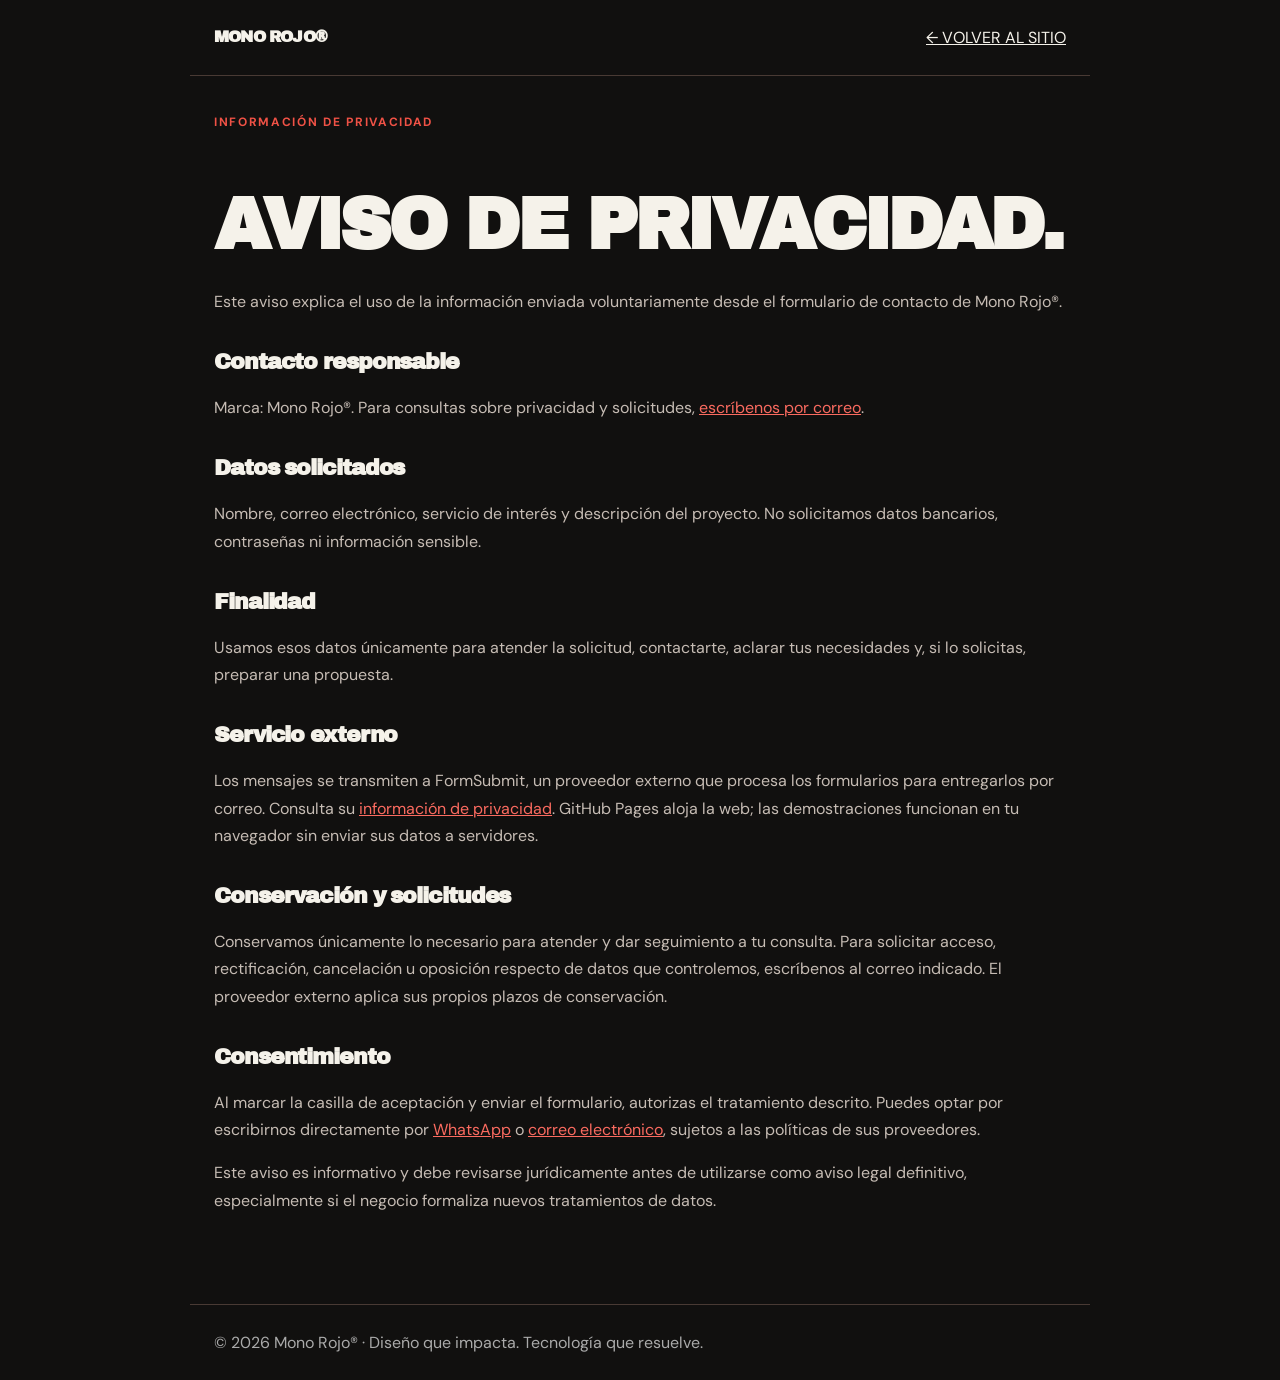
<file: privacy.html>
<!doctype html><html lang="es"><head><meta charset="utf-8"><meta name="viewport" content="width=device-width,initial-scale=1"><meta name="theme-color" content="#11100f"><meta name="robots" content="index,follow"><title>Aviso de privacidad | Mono Rojo®</title><meta name="description" content="Información sobre los datos del formulario de contacto de Mono Rojo®."><link rel="icon" href="assets/favicon-mono-rojo.png"><link rel="preconnect" href="https://fonts.googleapis.com"><link rel="preconnect" href="https://fonts.gstatic.com" crossorigin><link href="https://fonts.googleapis.com/css2?family=Archivo+Black&family=DM+Sans:wght@400;500;700&display=swap" rel="stylesheet"><style>*{box-sizing:border-box}html{scroll-behavior:smooth}body{margin:0;background:#11100f;color:#f5f2ea;font:16px/1.7 'DM Sans',sans-serif}a{color:#fb6b60}a:focus-visible{outline:2px solid #ffe070}main,header,footer{max-width:900px;margin:auto;padding:24px}header{display:flex;justify-content:space-between;align-items:center;border-bottom:1px solid #493a34}header strong,h1,h2{font-family:'Archivo Black',sans-serif;line-height:1.18;letter-spacing:-.05em}header a{color:#f5f2ea}h1{font-size:clamp(38px,7vw,72px);margin:50px 0 20px}h2{font-size:22px;margin-top:35px}p,li{color:#c6bcb4}footer{border-top:1px solid #493a34;color:#aaa;margin-top:50px}.tag{color:#f05246;font-size:12px;letter-spacing:.14em;font-weight:bold}ul{padding-left:22px}</style></head><body><header><strong>MONO ROJO®</strong><a href="./">← VOLVER AL SITIO</a></header><main><p class="tag">INFORMACIÓN DE PRIVACIDAD</p><h1>AVISO DE PRIVACIDAD.</h1><p>Este aviso explica el uso de la información enviada voluntariamente desde el formulario de contacto de Mono Rojo®.</p><h2>Contacto responsable</h2><p>Marca: Mono Rojo®. Para consultas sobre privacidad y solicitudes, <a href="mailto:jonamoralesflores@gmail.com">escríbenos por correo</a>.</p><h2>Datos solicitados</h2><p>Nombre, correo electrónico, servicio de interés y descripción del proyecto. No solicitamos datos bancarios, contraseñas ni información sensible.</p><h2>Finalidad</h2><p>Usamos esos datos únicamente para atender la solicitud, contactarte, aclarar tus necesidades y, si lo solicitas, preparar una propuesta.</p><h2>Servicio externo</h2><p>Los mensajes se transmiten a FormSubmit, un proveedor externo que procesa los formularios para entregarlos por correo. Consulta su <a href="https://formsubmit.co/privacy.pdf" target="_blank" rel="noopener noreferrer">información de privacidad</a>. GitHub Pages aloja la web; las demostraciones funcionan en tu navegador sin enviar sus datos a servidores.</p><h2>Conservación y solicitudes</h2><p>Conservamos únicamente lo necesario para atender y dar seguimiento a tu consulta. Para solicitar acceso, rectificación, cancelación u oposición respecto de datos que controlemos, escríbenos al correo indicado. El proveedor externo aplica sus propios plazos de conservación.</p><h2>Consentimiento</h2><p>Al marcar la casilla de aceptación y enviar el formulario, autorizas el tratamiento descrito. Puedes optar por escribirnos directamente por <a href="https://wa.me/523325138810" target="_blank" rel="noopener noreferrer">WhatsApp</a> o <a href="mailto:jonamoralesflores@gmail.com">correo electrónico</a>, sujetos a las políticas de sus proveedores.</p><p>Este aviso es informativo y debe revisarse jurídicamente antes de utilizarse como aviso legal definitivo, especialmente si el negocio formaliza nuevos tratamientos de datos.</p></main><footer>© <span id="y"></span> Mono Rojo® · Diseño que impacta. Tecnología que resuelve.</footer><script>document.getElementById('y').textContent=new Date().getFullYear()</script></body></html>
</file>
<file: assets/experiencias.css>
/* V5: módulos integrados a la identidad V4. Sin frameworks. */
.sr-only{position:absolute!important;width:1px;height:1px;padding:0;margin:-1px;overflow:hidden;clip:rect(0,0,0,0);white-space:nowrap;border:0}
.lab-viewport{min-height:560px}
.lab-info{padding:48px 38px}
.lab-art{padding:24px;align-items:center}
.lab .tab{white-space:normal}
.demo-frame{width:min(100%,720px);min-height:430px;overflow:hidden}
.demo-content{padding:15px;display:grid;gap:13px;font-size:12px}
.demo-kpis{display:grid;grid-template-columns:repeat(3,minmax(0,1fr));gap:7px}
.demo-kpis>div{background:#f0ece6;border:1px solid #e5ddd4;padding:10px 8px;border-radius:7px;min-width:0}
.demo-kpis small{display:block;font-size:10px;color:#67625c;line-height:1.35}
.demo-kpis strong{display:block;font:clamp(14px,1.55vw,23px)/1.2 'Archivo Black',sans-serif;letter-spacing:-.055em;color:#24211f;margin-top:6px;overflow-wrap:anywhere}
.demo-chart{min-height:100px;height:100px;background:#f4f0e9;border-radius:8px;display:flex;align-items:flex-end;justify-content:center;gap:11px;padding:10px 14px 17px}
.chart-col{flex:1;min-width:0;max-width:48px;height:100%;display:flex;justify-content:end;flex-direction:column;position:relative;align-items:stretch}
.chart-col i{display:block;background:linear-gradient(0deg,#b92e22,#f05b4f);width:100%;min-height:3px;border-radius:4px 4px 0 0;transition:height .25s ease}
.chart-col small{position:absolute;left:0;right:0;bottom:-15px;color:#817b72;font-size:8px;text-align:center}
.demo-inline{display:flex;gap:8px;align-items:end;flex-wrap:wrap}
.demo-label{display:flex;flex-direction:column;gap:4px;min-width:0;flex:1;font-weight:800;font-size:9px;text-transform:uppercase;letter-spacing:.035em;color:#6a625d}
.demo-label.short{flex:0 1 90px}
.demo-label input,.demo-label select{display:block;width:100%;min-width:0;min-height:35px;background:white;color:#211f1d;border:1px solid #cac3b9;border-radius:6px;padding:7px 9px;font-size:12px;font-weight:600;letter-spacing:0;text-transform:none}
.demo-label input:focus-visible,.demo-label select:focus-visible{outline:2px solid #bd2119;outline-offset:1px}
.demo-btn{background:#e4392e;border:0;border-radius:6px;color:white;padding:10px 13px;min-height:35px;font-size:10px;font-weight:900;letter-spacing:.04em;white-space:nowrap}
.demo-btn:hover{background:#bc291f}
.demo-scroll{max-height:178px;overflow-y:auto;overscroll-behavior:contain;border:1px solid #e0d8cf;border-radius:8px;background:#fff}
.demo-record,.demo-inv-row,.quote-item{display:flex;align-items:center;gap:8px;min-height:44px;padding:6px 10px;border-bottom:1px solid #eee7df}
.demo-record:last-child,.demo-inv-row:last-child,.quote-item:last-child{border-bottom:0}
.demo-record>span{flex:1;color:#544d48;font-size:11px;font-weight:800}
.demo-record label{max-width:112px}
.demo-record input,.inv-controls input,.quote-item input{width:100%;border:1px solid #d6d0c7;background:#f9f7f3;padding:5px 6px;border-radius:5px;font-size:11px;color:#211f1d}
.demo-delete{border:0;background:#f8e3df;color:#ac2920;border-radius:5px;min-width:26px;height:28px;font-weight:900;font-size:17px}
.demo-delete:hover{background:#edb9b1}
.demo-actions{display:flex;align-items:center;gap:10px;flex-wrap:wrap;min-height:28px}
.demo-secondary{background:transparent;border:1px solid #aaa29a;border-radius:30px;padding:6px 12px;font-size:10px;font-weight:800;color:#38332f}
.demo-feedback{color:#6e4c43;font-size:10px;font-weight:700}
.demo-empty{padding:14px;color:#6a635b;font-size:12px;text-align:center;margin:0}
.search-field{flex:none}
.search-field input{width:100%}
.inv-name{display:flex;align-items:center;gap:7px;flex:1;min-width:0;flex-wrap:wrap}
.inv-name strong{font-size:11px;overflow-wrap:anywhere}
.inv-controls{display:flex;align-items:center;gap:4px;min-width:0}
.inv-controls input{width:57px;text-align:center}
.demo-step{border:1px solid #cec5bb;background:#f4f0ea;border-radius:5px;width:27px;height:28px;font-weight:900;color:#2a2420}
.low-alert,.ok-alert{font-size:8px;line-height:1;padding:5px 6px;border-radius:4px;font-weight:900}
.low-alert{background:#ffe3c8;color:#9c370a}.ok-alert{background:#dceee2;color:#286540}
.demo-disclaimer{margin:0;color:#7b6357;font-size:10px;line-height:1.45}
.quote-item{flex-wrap:wrap;gap:6px}
.quote-item>strong{flex:1 0 105px;font-size:10px;line-height:1.2}
.quote-item .demo-label{flex:0 1 78px}
.quote-item .demo-label.short{flex:0 1 58px}
.quote-item-total{font-weight:900;font-size:11px;min-width:70px;text-align:right}
.quote-foot{display:flex;justify-content:space-between;align-items:start;gap:15px}
.quote-foot>.demo-label{max-width:96px}
.quote-totals{flex:1;display:grid;max-width:260px;gap:5px}
.quote-totals>div{display:flex;justify-content:space-between;gap:10px;color:#5d554e}
.quote-totals .final{border-top:1px solid #d9cec3;padding-top:6px;color:#ab2d23;font-weight:900}
.auto-start{display:flex;gap:8px;flex-wrap:wrap;align-items:end}
.auto-start .demo-label{flex:1 1 130px}
.auto-steps{margin:0;padding:0;list-style:none;display:grid;gap:5px}
.auto-step{display:flex;align-items:center;gap:10px;padding:9px;background:#f0ece6;border-radius:7px;border:1px solid #e0d8cf;opacity:.74;transition:background .3s,opacity .3s,border-color .3s}
.auto-step>span{font-weight:900;color:#ac392c;font-size:10px}
.auto-step>div{flex:1;min-width:0}.auto-step strong{display:block;font-size:10px;letter-spacing:.02em}.auto-step small{display:block;font-size:9px;color:#756f68}
.auto-step b{font-size:9px;color:#847e76;text-align:right}
.auto-step.done{opacity:1;background:#e3f0e6;border-color:#acd5b6;animation:flowDone .4s ease}.auto-step.done b{color:#217d47}
.auto-summary{border-left:3px solid #e2392e;background:#f4ede8;padding:10px;color:#4c4139;font-weight:800;font-size:11px}
@keyframes flowDone{0%{transform:translateX(-7px);opacity:.4}100%{transform:none;opacity:1}}
.demo-convert{margin:23px 0 0;padding:19px 23px;border:1px solid #ccc2b9;border-radius:11px;display:flex;justify-content:space-between;align-items:center;gap:14px;flex-wrap:wrap;background:#e7e1d7}
.demo-convert strong{font-family:'Archivo Black',sans-serif;font-size:clamp(16px,2.1vw,23px);letter-spacing:-.05em;text-transform:uppercase}
.demo-convert .button{background:#1a1715;color:#fff;font-size:10px;padding:15px 17px}
.concept-button{display:inline-block;background:var(--red);padding:10px;color:white;border-radius:5px;font-size:10px;font-weight:700}
.sector-strip{margin-top:42px;padding-top:26px;border-top:1px solid var(--line)}
.sector-heading{font-weight:900;font-size:12px;letter-spacing:.1em;text-transform:uppercase;margin-bottom:13px}
.sector-tabs{display:flex;gap:8px;flex-wrap:wrap}
.sector-tab{border:1px solid #75685d;background:transparent;color:var(--cream);padding:9px 14px;border-radius:30px;font-size:10px;font-weight:800;text-transform:uppercase;letter-spacing:.04em}
.sector-tab[aria-pressed=true],.sector-tab:hover{background:#e6392e;color:white;border-color:#e6392e}
.sector-items{display:flex;gap:8px;flex-wrap:wrap;margin-top:15px}
.sector-items span{border-radius:5px;padding:10px 13px;font-size:12px;font-weight:700;background:#27211f;animation:mockIn .35s ease}
.faq-wrap{margin-top:60px;display:grid;grid-template-columns:.58fr 1.42fr;gap:40px;align-items:start}
.faq-wrap h3{font-family:'Archivo Black',sans-serif;letter-spacing:-.06em;text-transform:uppercase;font-size:clamp(32px,3.8vw,55px);line-height:1.02;margin:0}
.faq-list{border-top:1px solid var(--line)}
.faq-list details{border-bottom:1px solid var(--line)}
.faq-list summary{cursor:pointer;font-weight:800;padding:17px 26px 17px 0;position:relative;font-size:14px;list-style:none}
.faq-list summary::-webkit-details-marker{display:none}
.faq-list summary:after{content:'+';position:absolute;right:4px;top:15px;color:var(--orange);font-size:20px}
.faq-list details[open] summary:after{content:'−'}
.faq-list p{color:#b8b2aa;font-size:13px;max-width:650px;margin:0 0 17px;line-height:1.6}
.privacy-choice{grid-column:1/-1;display:flex!important;flex-direction:row!important;align-items:flex-start;gap:10px;max-width:800px;line-height:1.5}
.privacy-choice input{appearance:auto;flex:0 0 auto;width:18px;height:18px;margin:0;accent-color:#111}
.privacy-choice span{font-weight:600;letter-spacing:0;text-transform:none;font-size:12px}
.privacy-choice a{text-decoration:underline;text-underline-offset:3px}
.form-status{grid-column:1/-1;border-left:3px solid #17100f;background:#f7d0ca;padding:10px 13px;color:#2c1e1b;font-size:12px;font-weight:700}
.form-status[hidden]{display:none}.contact-actions button:disabled{cursor:wait;opacity:.7}
@media(max-width:1100px){.lab-info{padding:35px 26px}.lab-viewport{grid-template-columns:.7fr 1.3fr}.lab-art{padding:12px}.demo-frame{min-height:400px}.demo-content{gap:9px;padding:11px}}
@media(max-width:760px){.lab-viewport{grid-template-columns:1fr}.lab-info{min-height:0;gap:8px;padding:27px 23px}.lab-info h3{font-size:clamp(31px,8vw,52px);margin:9px 0}.lab-info .note{display:none}.lab-art{padding:20px 15px}.demo-frame{max-width:560px}.demo-convert{padding:17px}.faq-wrap{grid-template-columns:1fr;gap:19px}.sector-strip{margin-top:30px}}
@media(max-width:390px){.lab-tabs .tab{font-size:10px;padding:10px 12px}.lab-art{padding:12px 7px}.mock-top span{font-size:8px}.demo-content{padding:9px}.demo-kpis strong{font-size:14px}.demo-kpis small{font-size:9px}.demo-inline{gap:6px}.demo-label.short{flex-basis:62px}.demo-btn{padding:9px 10px}.quote-item{gap:5px}.quote-item>strong{flex-basis:80px}.quote-item .demo-label{flex-basis:65px}}
@media(prefers-reduced-motion:reduce){.auto-step.done{animation:none}.chart-col i{transition:none}}
/* Se conserva la inclinación de la banda, pero su desbordamiento se recorta en un contenedor. */
.marquee-shell{position:relative;overflow:hidden;max-width:100%;padding:30px 0 5px;margin-top:-30px}
.marquee-shell .marquee{margin:-3px 0 0;transform:rotate(-1deg)}
@media(max-width:390px){.about-grid>*{min-width:0}.about h2{font-size:clamp(37px,12vw,52px);overflow-wrap:anywhere}}
html{overflow-x:clip}
</file>
